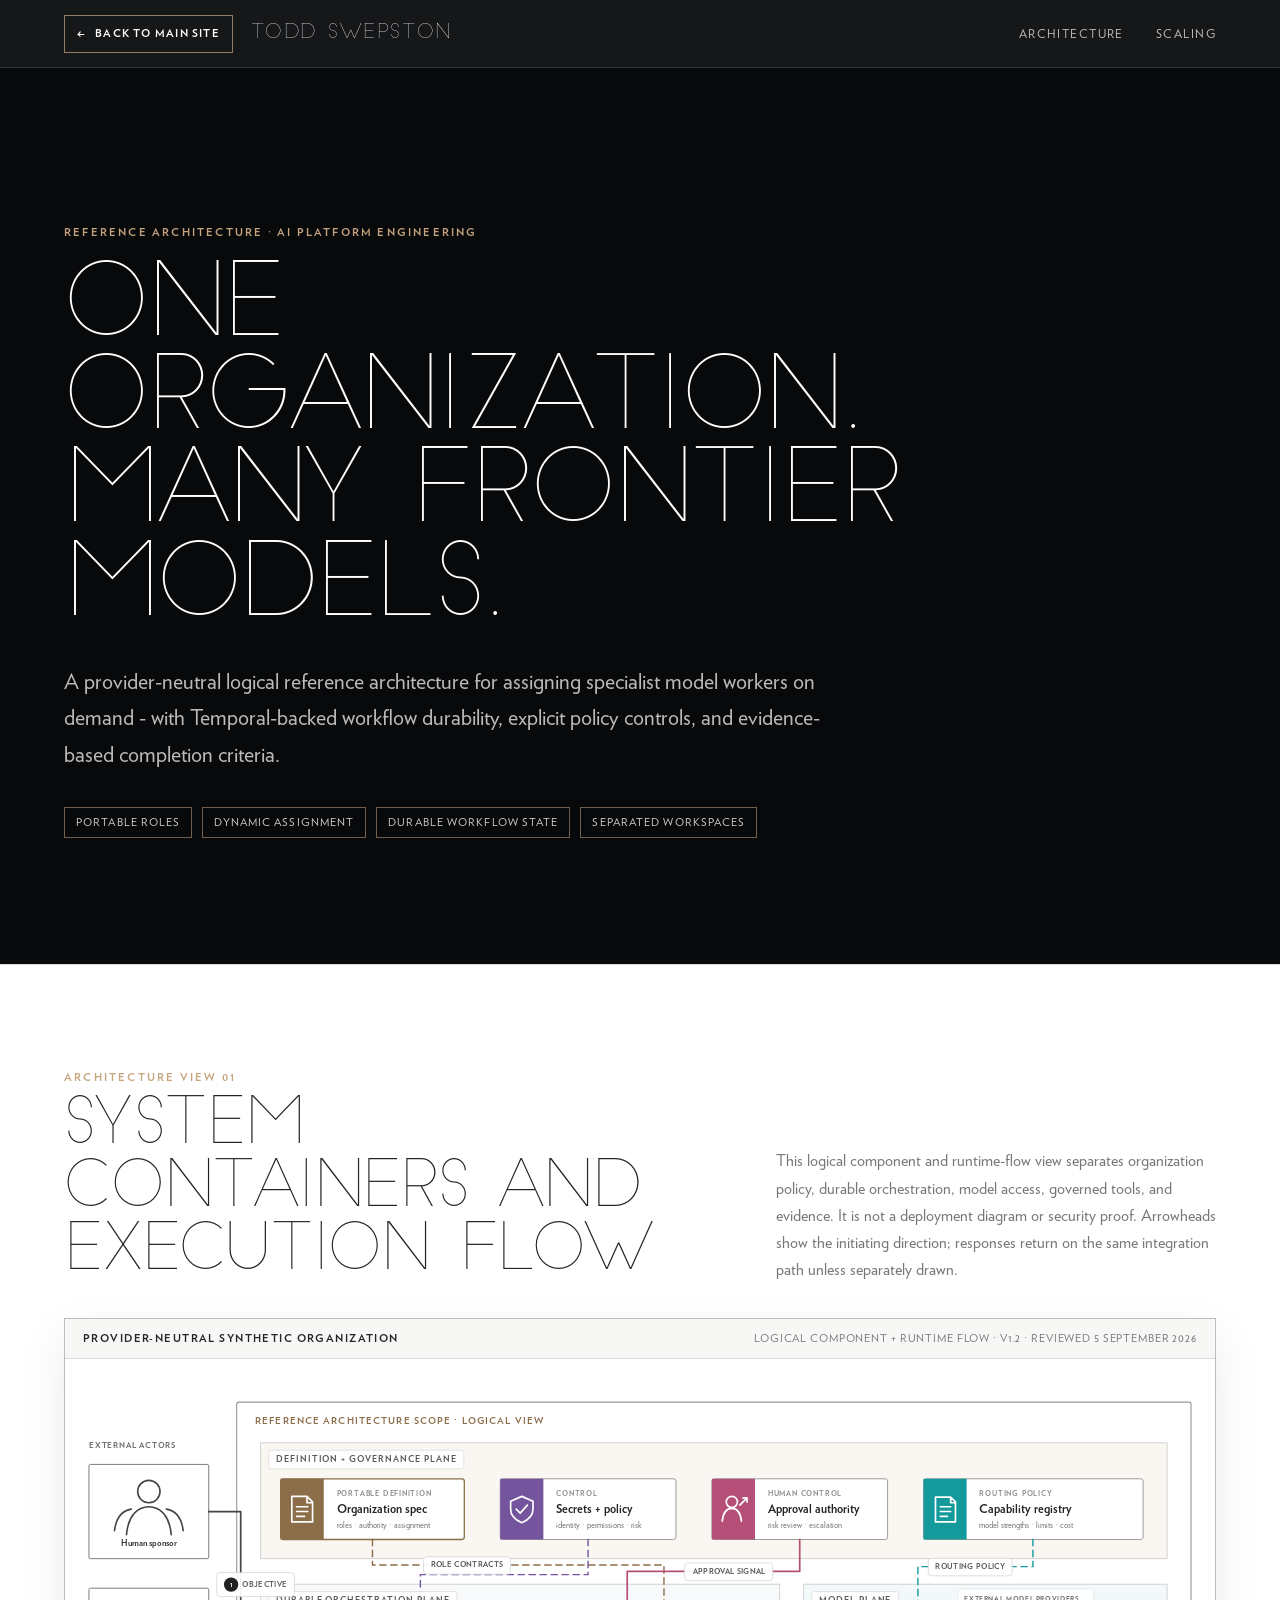
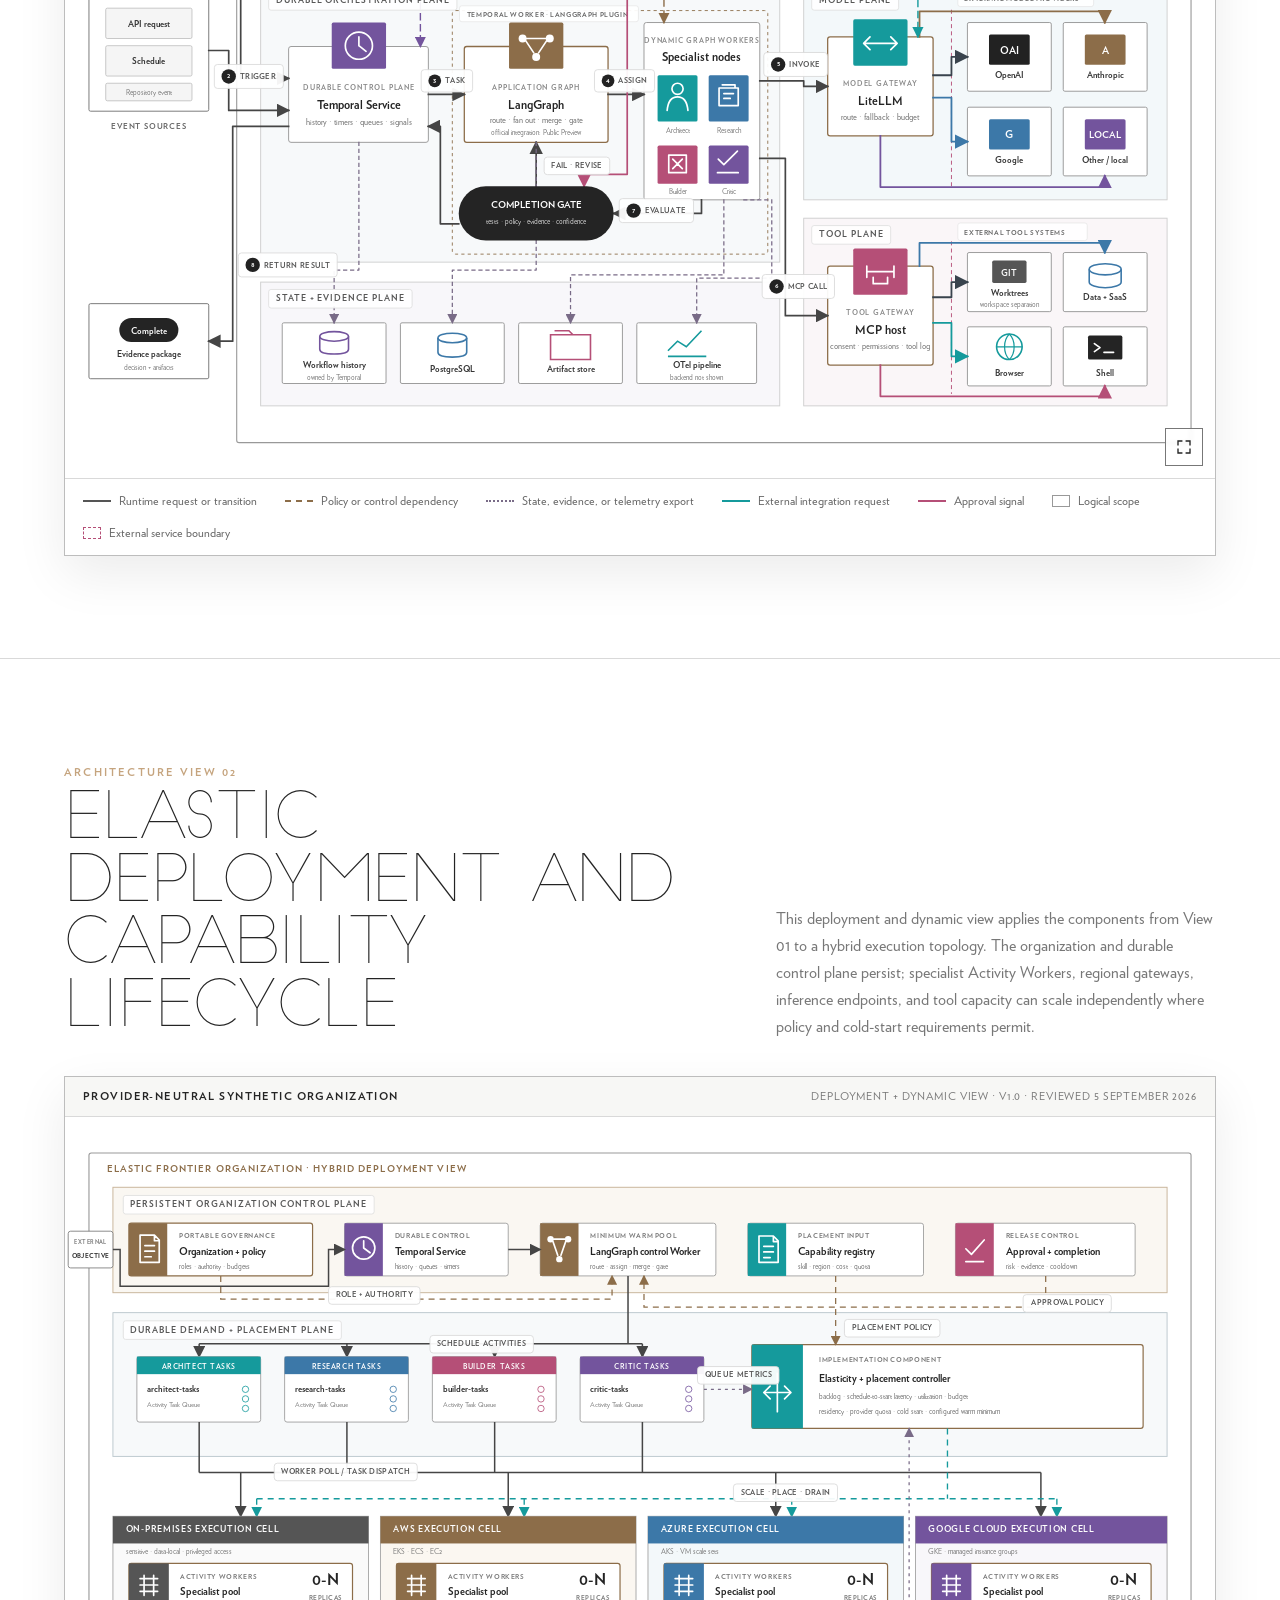
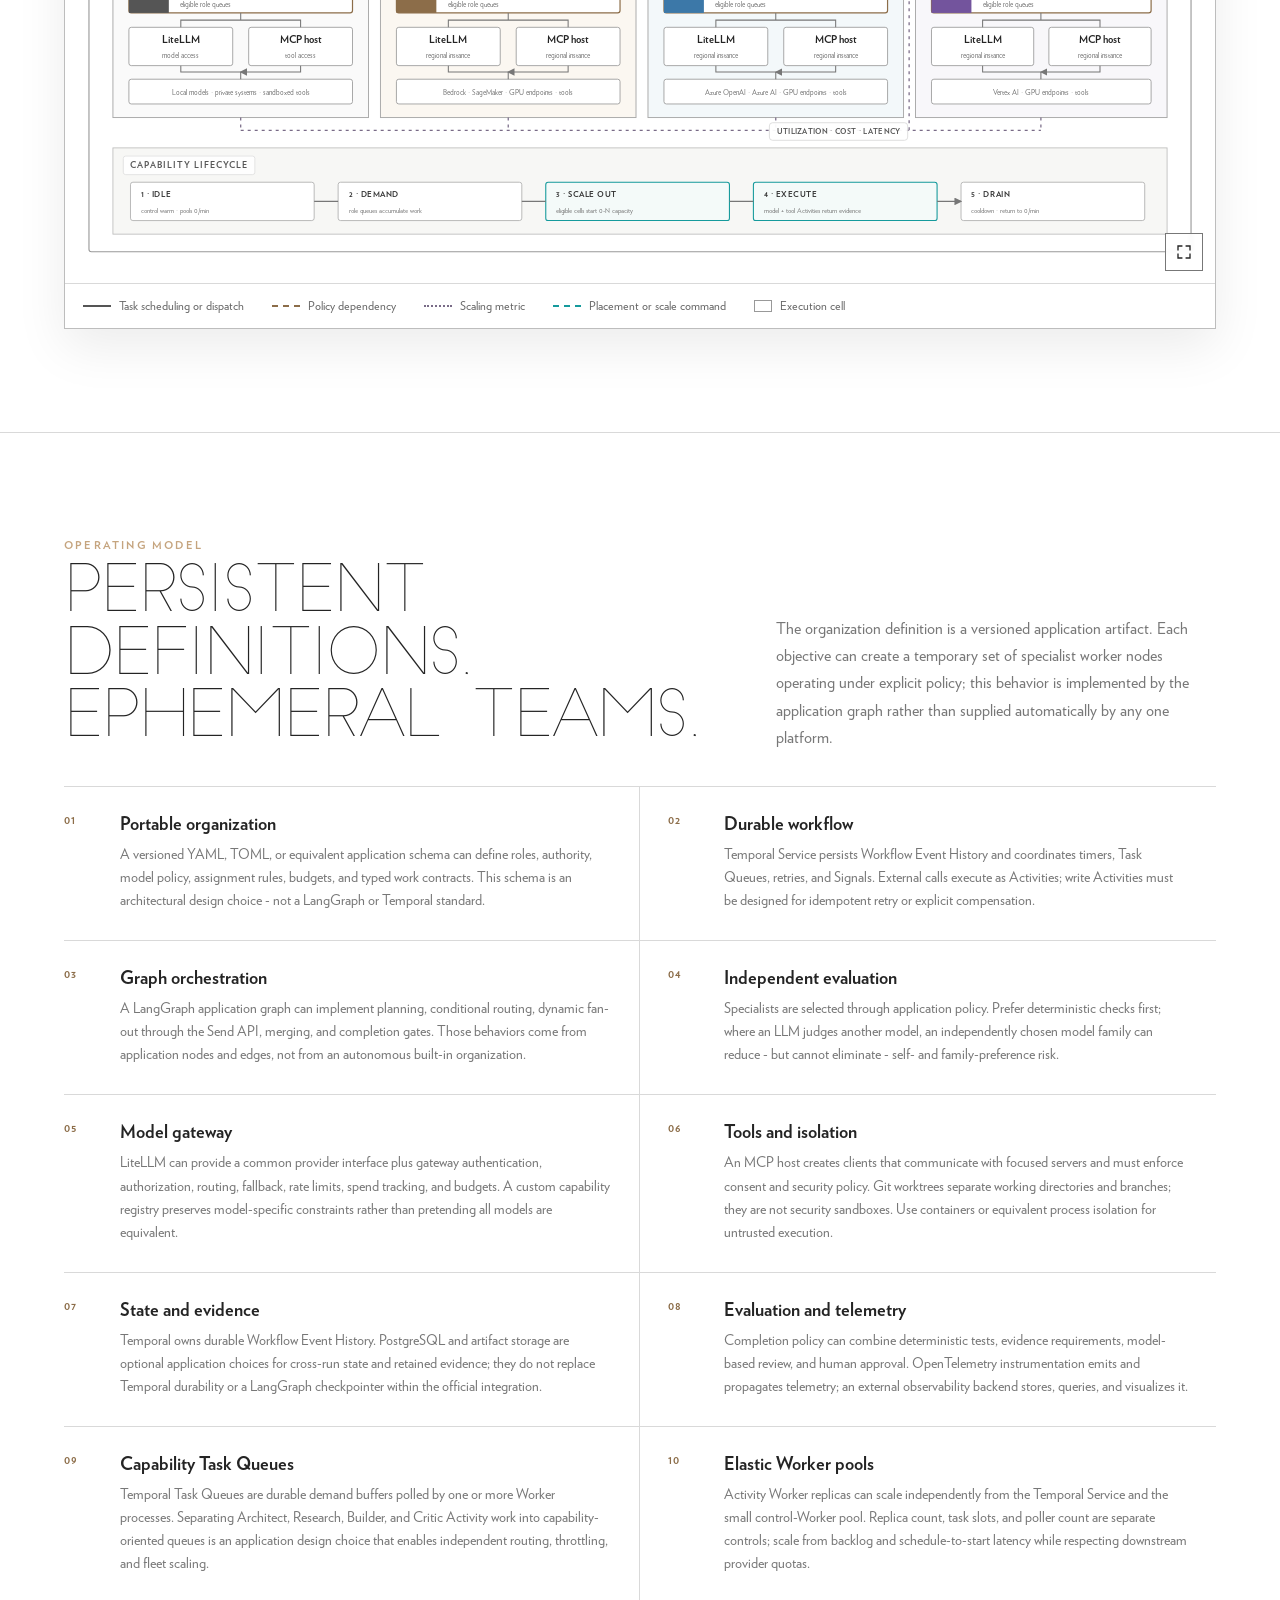
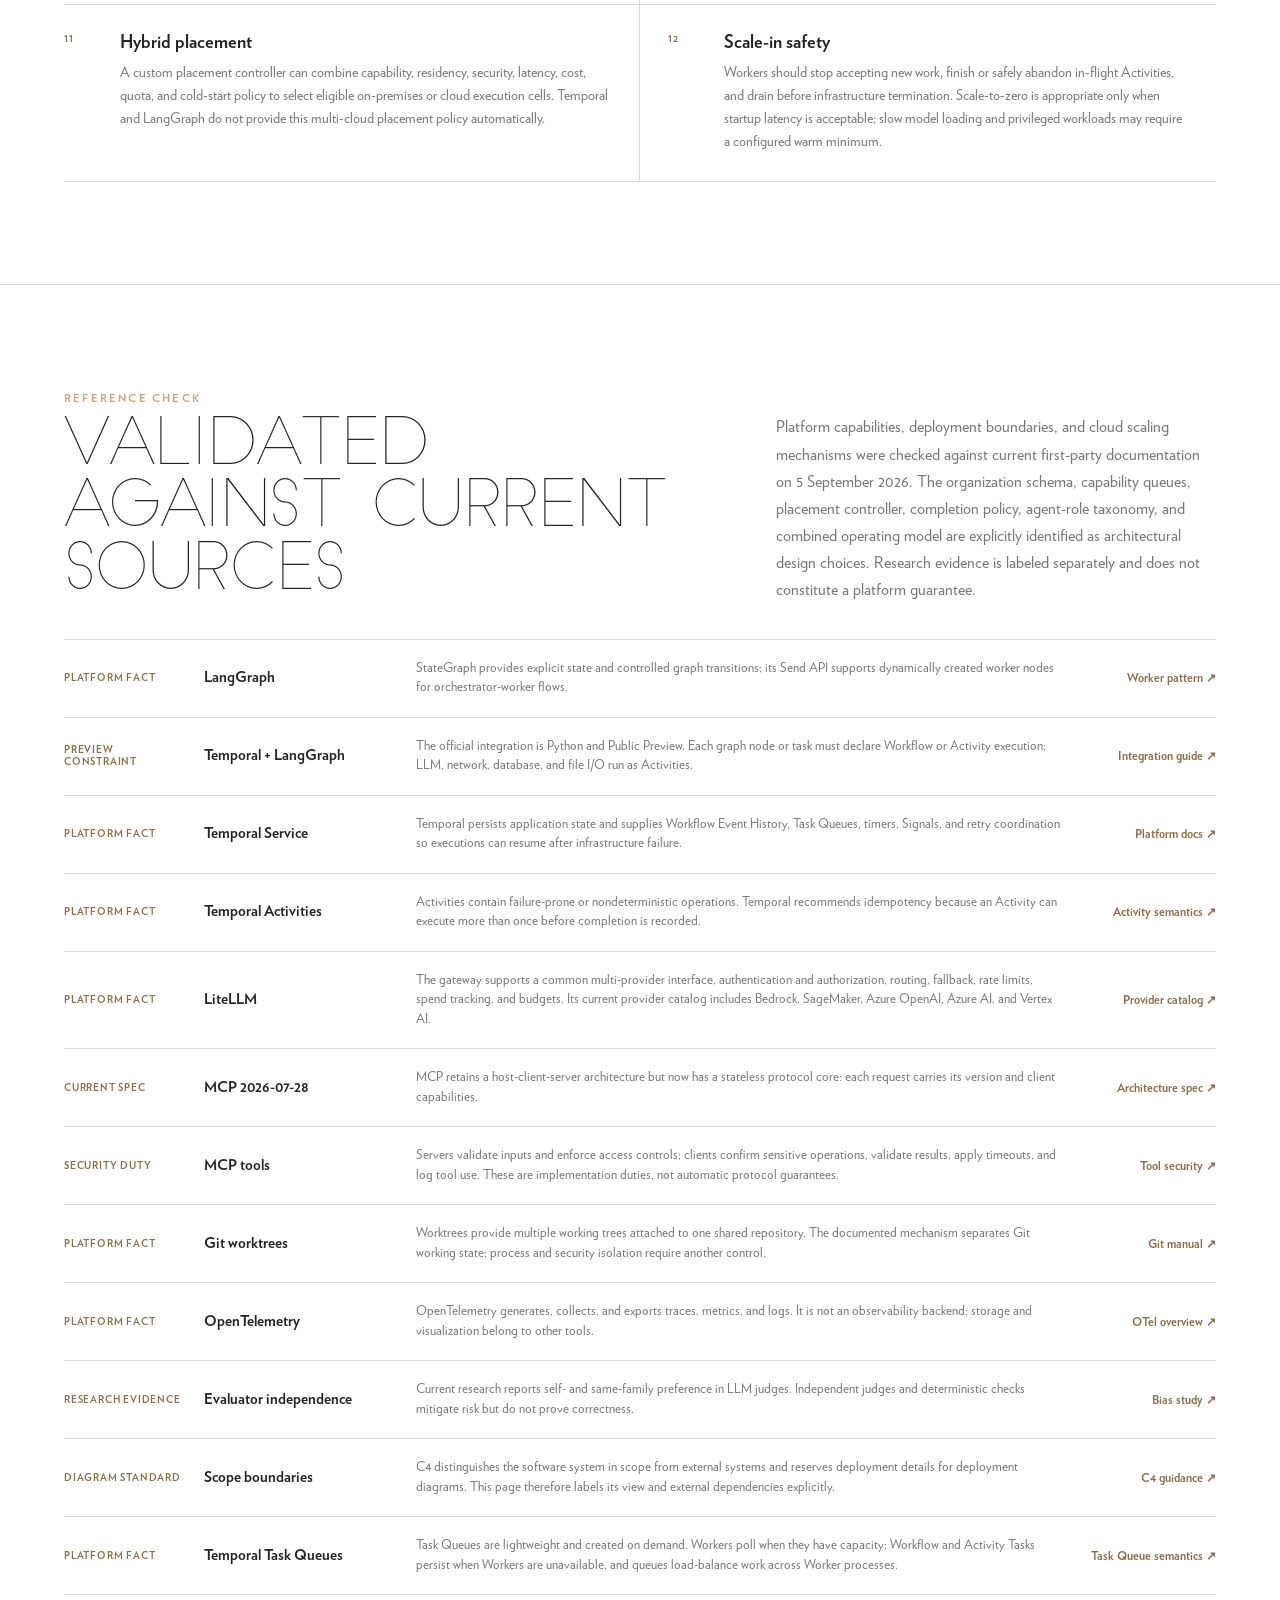
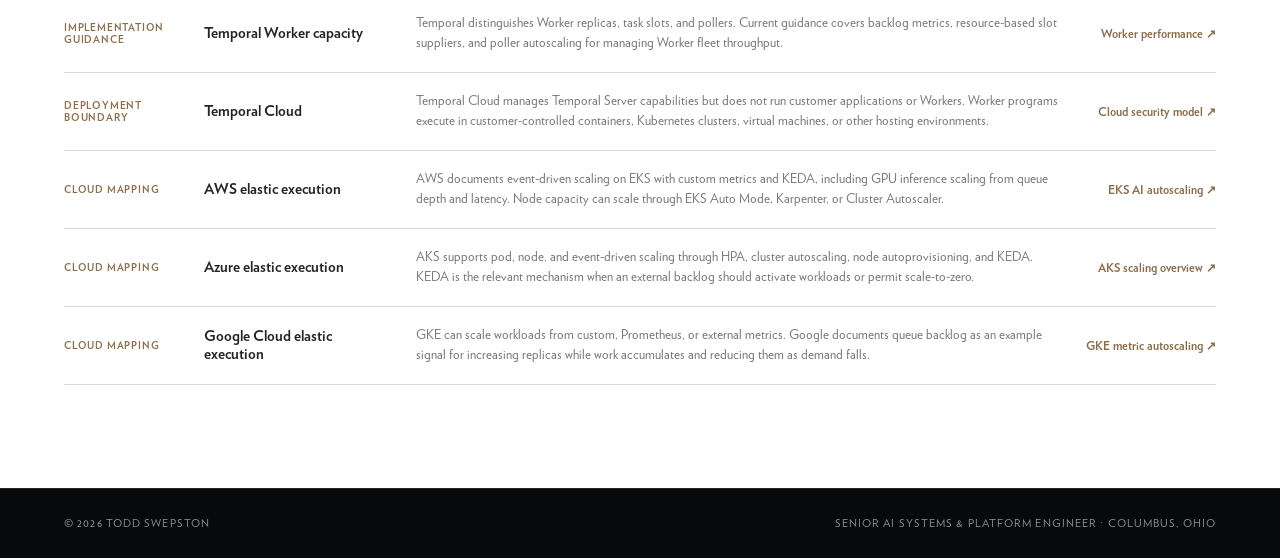
<file: frontier-organization/index.html>
<!doctype html>
<html lang="en">
<head>
  <meta charset="utf-8">
  <meta name="viewport" content="width=device-width, initial-scale=1">
  <meta name="description" content="A current, source-validated logical reference architecture for a provider-neutral organization of frontier AI models.">
  <link rel="canonical" href="https://toddswepston.com/frontier-organization/">
  <link rel="icon" type="image/svg+xml" href="../assets/img/favicon.svg">
  <meta property="og:type" content="article">
  <meta property="og:title" content="Frontier Organization Architecture - Todd Swepston">
  <meta property="og:description" content="A source-validated logical architecture for coordinating specialist agents across frontier model providers.">
  <title>Todd Swepston - Frontier Organization Architecture</title>
  <style>
    @font-face { font-family: "Slim Joe"; src: url("../assets/fonts/Slim-Joe/Slim-Joe.woff") format("woff"); font-display: swap; }
    @font-face { font-family: "Verlag"; src: url("../assets/fonts/Verlag-Book/Verlag-Book.woff") format("woff"); font-weight: 400; font-display: swap; }
    @font-face { font-family: "Verlag"; src: url("../assets/fonts/Verlag-Book/Verlag-Bold.woff") format("woff"); font-weight: 700; font-display: swap; }
    :root {
      --ink: #242424; --muted: #777; --line: #d9d9d9; --soft: #f7f7f5;
      --paper: #fff; --night: #08090b; --gold: #c5a47e; --gold-dark: #8c6d49;
      --teal: #159a9c; --blue: #3c78a8; --plum: #73549d; --rose: #b54f77;
    }
    * { box-sizing: border-box; }
    html { scroll-behavior: smooth; }
    body { margin: 0; color: var(--ink); background: var(--paper); font-family: "Verlag", "Helvetica Neue", Arial, sans-serif; }
    a { color: inherit; }
    .site-nav {
      position: sticky; top: 0; z-index: 20; display: flex; align-items: center; justify-content: space-between;
      min-height: 68px; padding: 0 clamp(20px, 5vw, 72px); background: rgba(8, 9, 11, .94);
      color: #fff; border-bottom: 1px solid rgba(255,255,255,.12); backdrop-filter: blur(14px);
    }
    .nav-home { display: flex; align-items: center; gap: 18px; }
    .back-link {
      display: inline-flex; align-items: center; gap: 9px; min-height: 38px; padding: 8px 12px;
      border: 1px solid rgba(197,164,126,.72); color: #fff; font-size: 11px; font-weight: 700;
      letter-spacing: .11em; text-decoration: none; text-transform: uppercase;
      transition: background .2s ease, border-color .2s ease, color .2s ease;
    }
    .back-link:hover, .back-link:focus { border-color: var(--gold); background: var(--gold); color: var(--night); }
    .back-link:focus-visible, .back-to-top:focus-visible { outline: 2px solid #fff; outline-offset: 3px; }
    .brand { display: inline-flex; align-items: center; min-height: 38px; white-space: nowrap; font-family: "Slim Joe", "Helvetica Neue", sans-serif; font-size: 19px; line-height: 1; letter-spacing: .08em; text-decoration: none; text-transform: uppercase; }
    .site-nav nav { display: flex; gap: clamp(16px, 2.5vw, 34px); }
    .site-nav nav a { color: rgba(255,255,255,.72); font-size: 12px; letter-spacing: .12em; text-decoration: none; text-transform: uppercase; }
    .site-nav nav a:hover { color: var(--gold); }
    .hero { color: #fff; background: var(--night); padding: clamp(82px, 12vw, 154px) max(5vw, 24px) clamp(72px, 10vw, 126px); }
    .hero-inner, .content { width: min(1240px, 100%); margin: 0 auto; }
    .eyebrow, .section-label { color: var(--gold); font-size: 11px; font-weight: 700; letter-spacing: .2em; text-transform: uppercase; }
    h1 { max-width: 1000px; margin: 22px 0 28px; font-family: "Slim Joe", "Helvetica Neue", sans-serif; font-size: clamp(32px, 7.6vw, 104px); font-weight: 400; letter-spacing: -.025em; overflow-wrap: break-word; line-height: .96; text-transform: uppercase; }
    .hero p { max-width: 760px; margin: 0; color: rgba(255,255,255,.72); font-size: clamp(17px, 1.8vw, 22px); line-height: 1.65; }
    .hero-meta { display: flex; flex-wrap: wrap; gap: 10px; margin-top: 34px; }
    .hero-meta span { padding: 8px 11px; border: 1px solid rgba(197,164,126,.55); color: rgba(255,255,255,.82); font-size: 11px; letter-spacing: .1em; text-transform: uppercase; }
    section { padding: clamp(68px, 8vw, 108px) max(5vw, 24px); }
    section + section { border-top: 1px solid var(--line); }
    .section-head { display: grid; grid-template-columns: minmax(0, 1fr) minmax(280px, 440px); gap: 40px; align-items: end; margin-bottom: 34px; }
    h2 { margin: 10px 0 0; font-family: "Slim Joe", "Helvetica Neue", sans-serif; font-size: clamp(28px, 4.8vw, 62px); font-weight: 400; letter-spacing: -.02em; line-height: 1.02; text-transform: uppercase; }
    .section-head > p { margin: 0; color: var(--muted); font-size: 16px; line-height: 1.7; }
    .diagram-frame { margin: 0; border: 1px solid #bdbdbd; background: #fff; box-shadow: 0 18px 48px rgba(0,0,0,.08); }
    .diagram-toolbar { display: flex; flex-wrap: wrap; align-items: center; justify-content: space-between; gap: 16px; padding: 13px 18px; border-bottom: 1px solid var(--line); background: var(--soft); }
    .diagram-id { font-size: 11px; font-weight: 700; letter-spacing: .13em; text-transform: uppercase; }
    .diagram-meta { color: var(--muted); font-size: 11px; letter-spacing: .08em; text-transform: uppercase; }
    kbd {
      display: inline-block; min-width: 22px; padding: 1px 5px; border: 1px solid #c7c7c7;
      background: var(--soft); color: #444; font: 700 10px/1.5 "Verlag", "Helvetica Neue", Arial, sans-serif; text-align: center;
    }
    .diagram-scroll { overflow-x: auto; overflow-y: hidden; -webkit-overflow-scrolling: touch; }
    .diagram-canvas { position: relative; min-width: 1120px; }
    .diagram-scroll svg { display: block; width: 100%; height: auto; }
    .diagram-scroll svg.diagram { cursor: zoom-in; }
    .diagram-placeholder { width: 100%; background: var(--soft); }
    .diagram-actions { position: absolute; right: 12px; bottom: 12px; z-index: 5; pointer-events: none; }
    .diagram-actions .diagram-expand { background: rgba(255,255,255,.82); backdrop-filter: blur(2px); pointer-events: auto; }
    .icon-button {
      position: relative; display: inline-flex; align-items: center; justify-content: center; width: 38px; height: 38px; padding: 0;
      border: 1px solid #777; background: #fff; color: var(--ink); cursor: pointer; font: inherit;
      transition: border-color .2s ease, background .2s ease, color .2s ease;
    }
    .icon-button:hover, .icon-button:focus { border-color: var(--gold-dark); background: var(--night); color: #fff; }
    .icon-button:focus-visible { outline: 2px solid var(--gold-dark); outline-offset: 3px; }
    .icon-button svg { width: 18px; height: 18px; fill: none; stroke: currentColor; stroke-width: 1.8; stroke-linecap: square; stroke-linejoin: miter; }
    .icon-button[data-tooltip]::after {
      position: absolute; right: 0; bottom: calc(100% + 8px); z-index: 4; padding: 6px 8px;
      background: var(--night); color: #fff; content: attr(data-tooltip); font-size: 10px; font-weight: 700;
      letter-spacing: .08em; text-transform: uppercase; white-space: nowrap; opacity: 0; pointer-events: none;
      transform: translateY(4px); transition: opacity .16s ease, transform .16s ease;
    }
    .icon-button[data-tooltip]:hover::after, .icon-button[data-tooltip]:focus-visible::after { opacity: 1; transform: translateY(0); }
    .legend { display: flex; flex-wrap: wrap; gap: 18px 28px; padding: 15px 18px; border-top: 1px solid var(--line); color: #666; font-size: 12px; }
    .legend span { display: inline-flex; align-items: center; gap: 8px; }
    .legend i { display: inline-block; width: 28px; border-top: 2px solid #555; }
    .legend .dashed { border-top-style: dashed; border-color: var(--gold-dark); }
    .legend .boundary { width: 18px; height: 12px; border: 1.5px solid #999; }
    .legend .external-boundary { width: 18px; height: 12px; border: 1.5px dashed #b54f77; }
    .diagram text { font-family: "Verlag", "Helvetica Neue", Arial, sans-serif; }
    .diagram .scope-boundary { fill: #fff; stroke: #999; stroke-width: 1.4; }
    .diagram .zone { stroke: #cecece; stroke-width: 1.15; }
    .diagram .zone.control { fill: #faf7f2; }
    .diagram .zone.runtime { fill: #f7f9fa; }
    .diagram .zone.model { fill: #f3f8fa; }
    .diagram .zone.tool { fill: #faf6f8; }
    .diagram .zone.evidence { fill: #f8f7fa; }
    .diagram .boundary-label { fill: var(--gold-dark); font-size: 12px; font-weight: 700; letter-spacing: 1.4px; }
    .diagram .worker-boundary { fill: none; stroke: #8c6d49; stroke-width: 1.1; stroke-dasharray: 4 4; }
    .diagram .worker-label-bg, .diagram .external-label-bg { fill: #fff; fill-opacity: .94; stroke: #dedede; stroke-width: .7; }
    .diagram .worker-label, .diagram .external-boundary-label { fill: #666; font-size: 8.5px; font-weight: 700; letter-spacing: .8px; }
    .diagram .external-divider { fill: none; stroke: #b54f77; stroke-width: 1.15; stroke-dasharray: 5 4; }
    .diagram .zone-label { fill: #555; font-size: 11px; font-weight: 700; letter-spacing: 1.2px; }
    .diagram .zone-label-bg { fill: #fff; fill-opacity: .92; stroke: #dedede; stroke-width: .8; vector-effect: non-scaling-stroke; }
    .diagram .node-card { fill: #fff; stroke: #999; stroke-width: 1.2; }
    .diagram .node-card.primary { stroke: var(--gold-dark); stroke-width: 1.6; }
    .diagram .icon-tile { stroke: none; }
    .diagram .icon-line { fill: none; stroke: #fff; stroke-width: 2.1; stroke-linecap: round; stroke-linejoin: round; }
    .diagram .node-type { fill: #888; font-size: 9px; font-weight: 700; letter-spacing: 1px; }
    .diagram .node-name { fill: #242424; font-size: 15px; font-weight: 700; }
    .diagram .node-detail { fill: #6f6f6f; font-size: 10.5px; }
    .diagram .mini-name { fill: #333; font-size: 11px; font-weight: 700; text-anchor: middle; }
    .diagram .mini-detail { fill: #777; font-size: 9px; text-anchor: middle; }
    .diagram .flow, .diagram .policy, .diagram .telemetry, .diagram .endpoint-flow, .diagram .revision-flow, .diagram .review-flow {
      fill: none; stroke-linecap: square; stroke-linejoin: round; vector-effect: non-scaling-stroke;
    }
    .diagram .flow { stroke: #454545; stroke-width: 1.7; marker-end: url(#arrow); }
    .diagram .policy { stroke: var(--gold-dark); stroke-width: 1.4; stroke-dasharray: 6 5; marker-end: url(#arrow-gold); }
    .diagram .policy.policy-plum { stroke: #73549d; marker-end: url(#arrow-end-plum); }
    .diagram .policy.policy-rose { stroke: #b54f77; marker-end: url(#arrow-rose); }
    .diagram .policy.policy-teal { stroke: #159a9c; marker-end: url(#arrow-teal); }
    .diagram .telemetry { stroke: #796b87; stroke-width: 1.25; stroke-dasharray: 3 4; marker-end: url(#arrow-plum); }
    .diagram .endpoint-flow { stroke-width: 1.8; }
    .diagram .endpoint-dark { stroke: #39434d; marker-end: url(#arrow-dark); }
    .diagram .endpoint-gold { stroke: #8c6d49; marker-end: url(#arrow-gold-solid); }
    .diagram .endpoint-blue { stroke: #3c78a8; marker-end: url(#arrow-blue); }
    .diagram .endpoint-plum { stroke: #73549d; marker-end: url(#arrow-end-plum); }
    .diagram .endpoint-teal { stroke: #159a9c; marker-end: url(#arrow-teal); }
    .diagram .endpoint-rose { stroke: #b54f77; marker-end: url(#arrow-rose); }
    .diagram .revision-flow { stroke: #454545; stroke-width: 1.7; marker-end: url(#arrow); }
    .diagram .review-flow { stroke: #b54f77; stroke-width: 1.7; marker-end: url(#arrow-rose); }
    .diagram .edge-label { pointer-events: none; }
    .diagram .label-bg { fill: #fff; fill-opacity: .94; stroke: #d7d7d7; stroke-width: .8; vector-effect: non-scaling-stroke; }
    .diagram .edge-text { fill: #555; font-size: 9.5px; font-weight: 700; letter-spacing: .4px; }
    .diagram .step { fill: #222; }
    .diagram .step-text { fill: #fff; font-size: 9px; font-weight: 700; text-anchor: middle; dominant-baseline: middle; }
    .diagram .external-card { fill: #fff; stroke: #777; stroke-width: 1.2; }
    .diagram .external-label { fill: #666; font-size: 10px; font-weight: 700; letter-spacing: 1px; }
    .diagram .gate { fill: #242424; }
    .diagram .gate-title { fill: #fff; font-size: 12px; font-weight: 700; text-anchor: middle; }
    .diagram .gate-detail { fill: #d8d8d8; font-size: 9px; text-anchor: middle; }
    .elastic-diagram .persistent-zone { fill: #faf7f2; stroke: #c8b49a; stroke-width: 1.2; }
    .elastic-diagram .demand-zone { fill: #f7f9fa; stroke: #bcc8ce; stroke-width: 1.2; }
    .elastic-diagram .cloud-cell { fill: #fff; stroke: #a9a9a9; stroke-width: 1.2; }
    .elastic-diagram .cloud-cell.onprem { fill: #fafafa; }
    .elastic-diagram .cloud-cell.aws { fill: #fbf7f1; }
    .elastic-diagram .cloud-cell.azure { fill: #f3f8fa; }
    .elastic-diagram .cloud-cell.gcp { fill: #f8f7fa; }
    .elastic-diagram .cloud-band { stroke: none; }
    .elastic-diagram .cloud-title { fill: #333; font-size: 11px; font-weight: 700; letter-spacing: .9px; }
    .elastic-diagram .cloud-band-title { fill: #fff; font-size: 11px; font-weight: 700; letter-spacing: .9px; }
    .elastic-diagram .cloud-subtitle { fill: #777; font-size: 9px; }
    .elastic-diagram .control-card, .elastic-diagram .pool-card, .elastic-diagram .gateway-card, .elastic-diagram .endpoint-card { fill: #fff; stroke: #999; stroke-width: 1.05; }
    .elastic-diagram .control-card.primary, .elastic-diagram .pool-card.primary { stroke: var(--gold-dark); stroke-width: 1.5; }
    .elastic-diagram .queue-card { fill: #fff; stroke: #999; stroke-width: 1.05; }
    .elastic-diagram .queue-role { fill: #fff; font-size: 9px; font-weight: 700; letter-spacing: .65px; }
    .elastic-diagram .queue-name { fill: #2f2f2f; font-size: 11px; font-weight: 700; }
    .elastic-diagram .queue-detail { fill: #777; font-size: 8.5px; }
    .elastic-diagram .elastic-title { fill: #242424; font-size: 13px; font-weight: 700; }
    .elastic-diagram .elastic-type { fill: #777; font-size: 8.5px; font-weight: 700; letter-spacing: .8px; }
    .elastic-diagram .elastic-detail { fill: #6f6f6f; font-size: 9px; }
    .elastic-diagram .count { fill: #242424; font-size: 20px; font-weight: 700; }
    .elastic-diagram .count-caption { fill: #777; font-size: 8px; font-weight: 700; letter-spacing: .6px; }
    .elastic-diagram .runtime-bus { fill: none; stroke: #454545; stroke-width: 1.6; marker-end: url(#elastic-arrow); vector-effect: non-scaling-stroke; }
    .elastic-diagram .runtime-line { fill: none; stroke: #454545; stroke-width: 1.5; marker-end: url(#elastic-arrow); vector-effect: non-scaling-stroke; }
    .elastic-diagram .runtime-trunk { fill: none; stroke: #454545; stroke-width: 1.5; vector-effect: non-scaling-stroke; }
    .elastic-diagram .placement-line { fill: none; stroke: #159a9c; stroke-width: 1.35; stroke-dasharray: 6 5; marker-end: url(#elastic-arrow-teal); vector-effect: non-scaling-stroke; }
    .elastic-diagram .placement-trunk { fill: none; stroke: #159a9c; stroke-width: 1.35; stroke-dasharray: 6 5; vector-effect: non-scaling-stroke; }
    .elastic-diagram .metric-line { fill: none; stroke: #796b87; stroke-width: 1.25; stroke-dasharray: 3 4; marker-end: url(#elastic-arrow-plum); vector-effect: non-scaling-stroke; }
    .elastic-diagram .metric-trunk { fill: none; stroke: #796b87; stroke-width: 1.25; stroke-dasharray: 3 4; vector-effect: non-scaling-stroke; }
    .elastic-diagram .policy-line { fill: none; stroke: #8c6d49; stroke-width: 1.25; stroke-dasharray: 6 5; marker-end: url(#elastic-arrow-gold); vector-effect: non-scaling-stroke; }
    .elastic-diagram .internal-line { fill: none; stroke: #777; stroke-width: 1.05; marker-end: url(#elastic-arrow-small); vector-effect: non-scaling-stroke; }
    .elastic-diagram .lifecycle-band { fill: #f7f7f5; stroke: #bbb; stroke-width: 1.05; }
    .elastic-diagram .phase { fill: #fff; stroke: #aaa; stroke-width: 1; }
    .elastic-diagram .phase.active { fill: #f4faf9; stroke: #159a9c; stroke-width: 1.35; }
    .elastic-diagram .phase-title { fill: #333; font-size: 10px; font-weight: 700; letter-spacing: .65px; }
    .elastic-diagram .phase-detail { fill: #777; font-size: 8.5px; }
    .elastic-diagram .phase-arrow { fill: none; stroke: #777; stroke-width: 1.1; marker-end: url(#elastic-arrow-small); vector-effect: non-scaling-stroke; }
    .elastic-diagram .source-card { fill: #fff; stroke: #777; stroke-width: 1.05; }
    .elastic-diagram .source-type { fill: #777; font-size: 7px; font-weight: 700; letter-spacing: .55px; text-anchor: middle; }
    .elastic-diagram .source-title { fill: #242424; font-size: 8px; font-weight: 700; letter-spacing: .35px; text-anchor: middle; }
    .elastic-diagram .elastic-label-bg { fill: #fff; fill-opacity: .95; stroke: #d7d7d7; stroke-width: .75; }
    .elastic-diagram .elastic-label { fill: #555; font-size: 9px; font-weight: 700; letter-spacing: .45px; }
    .details-grid { display: grid; grid-template-columns: repeat(2, 1fr); border-top: 1px solid var(--line); }
    .detail { display: grid; grid-template-columns: 44px 1fr; gap: 12px; padding: 27px 28px 27px 0; border-bottom: 1px solid var(--line); }
    .detail:nth-child(odd) { border-right: 1px solid var(--line); }
    .detail:nth-child(even) { padding-left: 28px; }
    .detail > span { color: var(--gold-dark); font-size: 11px; font-weight: 700; letter-spacing: .08em; }
    .detail h3 { margin: 0 0 8px; font-size: 18px; }
    .detail p { margin: 0; color: var(--muted); font-size: 14px; line-height: 1.65; }
    .references { border-top: 1px solid var(--line); }
    .reference { display: grid; grid-template-columns: 118px 190px 1fr 130px; gap: 22px; align-items: center; padding: 19px 0; border-bottom: 1px solid var(--line); }
    .reference > * { margin: 0; }
    .reference .status { color: var(--gold-dark); font-size: 10px; font-weight: 700; letter-spacing: .08em; text-transform: uppercase; }
    .reference h3 { font-size: 15px; }
    .reference p { color: var(--muted); font-size: 13px; line-height: 1.5; }
    .reference a { color: var(--gold-dark); font-size: 12px; font-weight: 700; text-align: right; text-decoration: none; }
    .reference a:hover { text-decoration: underline; }
    .back-to-top {
      position: fixed; right: clamp(16px, 2.5vw, 34px); bottom: clamp(16px, 2.5vw, 30px); z-index: 30;
      display: inline-flex; align-items: center; gap: 9px; min-height: 44px; padding: 11px 15px;
      border: 1px solid var(--gold); background: rgba(8,9,11,.94); color: #fff;
      box-shadow: 0 8px 26px rgba(0,0,0,.22); font-size: 11px; font-weight: 700;
      letter-spacing: .1em; text-decoration: none; text-transform: uppercase;
      transition: background .2s ease, color .2s ease, transform .2s ease, opacity .2s ease;
    }
    .back-to-top-ready .back-to-top { opacity: 0; visibility: hidden; pointer-events: none; transform: translateY(8px); }
    .back-to-top-ready .back-to-top.is-visible { opacity: 1; visibility: visible; pointer-events: auto; transform: translateY(0); }
    .back-to-top:hover, .back-to-top:focus { background: var(--gold); color: var(--night); transform: translateY(-2px); }
    body.diagram-viewer-open { overflow: hidden; }
    .diagram-viewer {
      position: fixed; inset: 0; z-index: 1000; display: block; padding: 0; background: #fff;
    }
    .diagram-viewer[hidden] { display: none; }
    .viewer-shell { position: relative; width: 100%; height: 100dvh; overflow: hidden; background: #fff; }
    .viewer-stage { position: absolute; inset: 0; overflow: hidden; background: #fff; cursor: grab; touch-action: none; user-select: none; }
    .viewer-stage.is-dragging { cursor: grabbing; }
    .viewer-stage:focus-visible { outline: 3px solid var(--gold); outline-offset: -3px; }
    .viewer-world { position: absolute; inset: 0; }
    .viewer-world svg.diagram {
      display: block; width: 100%; height: 100%; min-width: 0; max-width: none;
      shape-rendering: geometricPrecision; text-rendering: geometricPrecision;
    }
    .viewer-help {
      position: absolute; top: 16px; left: 16px; z-index: 2; display: flex; flex-wrap: wrap; align-items: center;
      max-width: calc(100% - 96px); gap: 6px 14px; padding: 8px 10px; border: 1px solid var(--line);
      background: rgba(255,255,255,.94); color: #555; font-size: 11px; line-height: 1.55; pointer-events: none;
    }
    .viewer-help strong { color: var(--ink); font-size: 10px; letter-spacing: .1em; text-transform: uppercase; }
    .viewer-help span { white-space: nowrap; }
    .viewer-close { position: absolute; top: 16px; right: 16px; z-index: 3; }
    .sr-only { position: absolute; width: 1px; height: 1px; padding: 0; margin: -1px; overflow: hidden; clip: rect(0,0,0,0); white-space: nowrap; border: 0; }
    footer { display: flex; justify-content: space-between; gap: 20px; padding: 28px max(5vw,24px); border-top: 1px solid #252525; color: rgba(255,255,255,.55); background: var(--night); font-size: 11px; letter-spacing: .1em; text-transform: uppercase; }
    @media (max-width: 800px) {
      .site-nav nav a:nth-child(n + 2) { display: none; }
      .section-head { grid-template-columns: 1fr; gap: 15px; }
      .details-grid { grid-template-columns: 1fr; }
      .detail, .detail:nth-child(even) { padding: 22px 0; border-right: 0; }
      .reference { grid-template-columns: 105px 155px 1fr; }
      .reference a { grid-column: 3; text-align: left; }
    }
    @media (max-width: 1400px) {
      .site-nav nav a:nth-child(n + 3) { display: none; }
    }
    @media (max-width: 600px) {
      .site-nav { min-height: 60px; }
      .site-nav nav a:not(:first-child) { display: none; }
      .nav-home { gap: 0; }
      .nav-home .brand { display: none; }
      .back-link { min-height: 36px; padding: 7px 10px; font-size: 10px; }
      .hero { padding-top: 70px; }
      .diagram-toolbar { align-items: flex-start; }
      .reference { grid-template-columns: 1fr; gap: 7px; }
      .reference a { grid-column: 1; }
      .back-to-top { right: 14px; bottom: 14px; padding: 10px 12px; }
      .viewer-help { top: 10px; left: 10px; max-width: calc(100% - 72px); gap: 5px 10px; padding: 7px 8px; }
      .viewer-help span { white-space: normal; }
      .viewer-close { top: 10px; right: 10px; }
      footer { flex-direction: column; }
    }
    @media (pointer: coarse) {
      .icon-button { width: 44px; height: 44px; }
    }
    @media (prefers-reduced-motion: reduce) { html { scroll-behavior: auto; } }
  </style>
</head>
<body id="top">
  <header class="site-nav">
    <div class="nav-home">
      <a class="back-link" href="../"><span aria-hidden="true">←</span> Back to main site</a>
      <a class="brand" href="../">Todd Swepston</a>
    </div>
    <nav aria-label="Page navigation"><a href="#architecture">Architecture</a><a href="#elastic-deployment">Scaling</a><a href="#operating-model">Operating model</a><a href="#validation">Validation</a></nav>
  </header>

  <main>
    <section class="hero">
      <div class="hero-inner">
        <span class="eyebrow">Reference architecture · AI platform engineering</span>
        <h1>One organization.<br>Many frontier models.</h1>
        <p>A provider-neutral logical reference architecture for assigning specialist model workers on demand - with Temporal-backed workflow durability, explicit policy controls, and evidence-based completion criteria.</p>
        <div class="hero-meta"><span>Portable roles</span><span>Dynamic assignment</span><span>Durable workflow state</span><span>Separated workspaces</span></div>
      </div>
    </section>

    <section id="architecture">
      <div class="content">
        <div class="section-head">
          <div><span class="section-label">Architecture view 01</span><h2>System containers and execution flow</h2></div>
          <p>This logical component and runtime-flow view separates organization policy, durable orchestration, model access, governed tools, and evidence. It is not a deployment diagram or security proof. Arrowheads show the initiating direction; responses return on the same integration path unless separately drawn.</p>
        </div>

        <figure id="architecture-diagram" class="diagram-frame">
          <figcaption class="diagram-toolbar">
            <span class="diagram-id">Provider-neutral synthetic organization</span>
            <span class="diagram-meta">Logical component + runtime flow · v1.2 · reviewed 5 September 2026</span>
          </figcaption>
          <div class="diagram-scroll">
            <div class="diagram-canvas">
            <svg class="diagram" viewBox="0 0 1440 900" role="img" aria-labelledby="diagram-title diagram-desc">
              <title id="diagram-title">Provider-neutral frontier model organization reference architecture</title>
              <desc id="diagram-desc">Human objectives and automated events start a Temporal workflow. A LangGraph application graph registered on a Temporal Worker can dynamically assign specialist worker nodes. Model calls pass through LiteLLM and tool calls through an MCP host. Temporal owns workflow history; application state, artifacts, and telemetry use separate stores and pipelines. A custom completion gate can return an evidence package, await an approval signal, or route work back for revision.</desc>
              <defs>
                <marker id="arrow" markerWidth="8" markerHeight="8" refX="7" refY="4" orient="auto"><path d="M0 0L8 4 0 8z" fill="#454545"/></marker>
                <marker id="arrow-gold" markerWidth="8" markerHeight="8" refX="7" refY="4" orient="auto"><path d="M0 0L8 4 0 8z" fill="#8c6d49"/></marker>
                <marker id="arrow-plum" markerWidth="8" markerHeight="8" refX="7" refY="4" orient="auto"><path d="M0 0L8 4 0 8z" fill="#796b87"/></marker>
                <marker id="arrow-dark" markerWidth="8" markerHeight="8" refX="7" refY="4" orient="auto"><path d="M0 0L8 4 0 8z" fill="#39434d"/></marker>
                <marker id="arrow-gold-solid" markerWidth="8" markerHeight="8" refX="7" refY="4" orient="auto"><path d="M0 0L8 4 0 8z" fill="#8c6d49"/></marker>
                <marker id="arrow-blue" markerWidth="8" markerHeight="8" refX="7" refY="4" orient="auto"><path d="M0 0L8 4 0 8z" fill="#3c78a8"/></marker>
                <marker id="arrow-end-plum" markerWidth="8" markerHeight="8" refX="7" refY="4" orient="auto"><path d="M0 0L8 4 0 8z" fill="#73549d"/></marker>
                <marker id="arrow-teal" markerWidth="8" markerHeight="8" refX="7" refY="4" orient="auto"><path d="M0 0L8 4 0 8z" fill="#159a9c"/></marker>
                <marker id="arrow-rose" markerWidth="8" markerHeight="8" refX="7" refY="4" orient="auto"><path d="M0 0L8 4 0 8z" fill="#b54f77"/></marker>
              </defs>

              <rect x="215" y="54" width="1195" height="802" rx="3" class="scope-boundary"/>
              <text x="238" y="82" class="boundary-label">REFERENCE ARCHITECTURE SCOPE · LOGICAL VIEW</text>

              <rect x="245" y="105" width="1135" height="145" class="zone control"/>

              <rect x="245" y="282" width="650" height="348" class="zone runtime"/>

              <rect x="925" y="282" width="455" height="270" class="zone model"/>

              <rect x="925" y="575" width="455" height="235" class="zone tool"/>

              <rect x="245" y="655" width="650" height="155" class="zone evidence"/>

              <!-- external-service boundaries; the providers and tool systems to the right are not owned components -->
              <path d="M1110 314V535M1110 604V795" class="external-divider"/>
              <g><rect x="1118" y="288" width="170" height="22" rx="3" class="external-label-bg"/><text x="1126" y="303" class="external-boundary-label">EXTERNAL MODEL PROVIDERS</text></g>
              <g><rect x="1118" y="581" width="162" height="22" rx="3" class="external-label-bg"/><text x="1126" y="596" class="external-boundary-label">EXTERNAL TOOL SYSTEMS</text></g>

              <!-- external actors and event sources -->
              <text x="30" y="112" class="external-label">EXTERNAL ACTORS</text>
              <g>
                <rect x="30" y="132" width="150" height="118" rx="2" class="external-card"/>
                <circle cx="105" cy="166" r="14" fill="none" stroke="#444" stroke-width="2"/>
                <path d="M77 220c2-24 14-35 28-35s26 11 28 35M62 215c2-17 10-25 21-27M148 215c-2-17-10-25-21-27" fill="none" stroke="#444" stroke-width="2" stroke-linecap="round"/>
                <text x="105" y="234" class="mini-name">Human sponsor</text>
              </g>
              <g>
                <rect x="30" y="287" width="150" height="154" rx="2" class="external-card"/>
                <rect x="51" y="312" width="108" height="38" rx="2" fill="#f5f5f5" stroke="#bbb"/>
                <text x="105" y="335" class="mini-name">API request</text>
                <rect x="51" y="359" width="108" height="38" rx="2" fill="#f5f5f5" stroke="#bbb"/>
                <text x="105" y="382" class="mini-name">Schedule</text>
                <rect x="51" y="406" width="108" height="22" rx="2" fill="#f5f5f5" stroke="#bbb"/>
                <text x="105" y="421" class="mini-detail">Repository event</text>
                <text x="105" y="463" class="external-label" text-anchor="middle">EVENT SOURCES</text>
              </g>
              <g>
                <rect x="30" y="682" width="150" height="94" rx="2" class="external-card"/>
                <rect x="68" y="700" width="74" height="30" rx="15" fill="#242424"/>
                <text x="105" y="720" fill="#fff" font-size="11" font-weight="700" text-anchor="middle">Complete</text>
                <text x="105" y="749" class="mini-name">Evidence package</text>
                <text x="105" y="765" class="mini-detail">decision + artifacts</text>
              </g>

              <!-- governance nodes -->
              <g>
                <rect x="270" y="150" width="230" height="76" rx="3" class="node-card primary"/>
                <rect x="270" y="150" width="54" height="76" fill="#8c6d49"/>
                <path d="M284 172h19l7 7v25h-26zM303 172v8h7M290 185h14M290 191h14M290 197h10" class="icon-line"/>
                <text x="340" y="171" class="node-type">PORTABLE DEFINITION</text>
                <text x="340" y="193" class="node-name">Organization spec</text>
                <text x="340" y="211" class="node-detail">roles · authority · assignment</text>
              </g>
              <g>
                <rect x="545" y="150" width="220" height="76" rx="3" class="node-card"/>
                <rect x="545" y="150" width="54" height="76" fill="#73549d"/>
                <path d="M572 172l14 6v10c0 8-5 13-14 17-9-4-14-9-14-17v-10zM565 188l5 5 9-10" class="icon-line"/>
                <text x="615" y="171" class="node-type">CONTROL</text>
                <text x="615" y="193" class="node-name">Secrets + policy</text>
                <text x="615" y="211" class="node-detail">identity · permissions · risk</text>
              </g>
              <g>
                <rect x="810" y="150" width="220" height="76" rx="3" class="node-card"/>
                <rect x="810" y="150" width="54" height="76" fill="#b54f77"/>
                <circle cx="835" cy="179" r="7" class="icon-line"/><path d="M823 203c1-10 5-16 12-16s11 6 12 16M845 183l9-9M849 174h5v5" class="icon-line"/>
                <text x="880" y="171" class="node-type">HUMAN CONTROL</text>
                <text x="880" y="193" class="node-name">Approval authority</text>
                <text x="880" y="211" class="node-detail">risk review · escalation</text>
              </g>
              <g>
                <rect x="1075" y="150" width="275" height="76" rx="3" class="node-card"/>
                <rect x="1075" y="150" width="54" height="76" fill="#159a9c"/>
                <path d="M1090 173h19l6 6v25h-25zM1109 173v7h6M1096 185h13M1096 191h13M1096 197h9" class="icon-line"/>
                <text x="1145" y="171" class="node-type">ROUTING POLICY</text>
                <text x="1145" y="193" class="node-name">Capability registry</text>
                <text x="1145" y="211" class="node-detail">model strengths · limits · cost</text>
              </g>

              <!-- runtime nodes: LangGraph executes in the application Worker; Temporal Service remains the durable control plane -->
              <rect x="485" y="315" width="395" height="305" rx="4" class="worker-boundary"/>
              <g><rect x="494" y="309" width="224" height="20" rx="3" class="worker-label-bg"/><text x="503" y="323" class="worker-label">TEMPORAL WORKER · LANGGRAPH PLUGIN</text></g>
              <g>
                <rect x="280" y="360" width="175" height="120" rx="3" class="node-card"/>
                <rect x="334" y="330" width="68" height="58" rx="2" fill="#73549d"/>
                <circle cx="368" cy="359" r="17" class="icon-line"/><path d="M368 359V348M368 359l9 7" class="icon-line"/>
                <text x="368" y="414" class="node-type" text-anchor="middle">DURABLE CONTROL PLANE</text>
                <text x="368" y="438" class="node-name" text-anchor="middle">Temporal Service</text>
                <text x="368" y="458" class="node-detail" text-anchor="middle">history · timers · queues · signals</text>
              </g>
              <g>
                <rect x="500" y="360" width="180" height="120" rx="3" class="node-card primary"/>
                <rect x="556" y="330" width="68" height="58" rx="2" fill="#8c6d49"/>
                <circle cx="573" cy="350" r="5" fill="#fff"/><circle cx="607" cy="350" r="5" fill="#fff"/><circle cx="590" cy="373" r="5" fill="#fff"/>
                <path d="M577 353l10 15M603 353l-10 15M578 350h24" class="icon-line"/>
                <text x="590" y="414" class="node-type" text-anchor="middle">APPLICATION GRAPH</text>
                <text x="590" y="438" class="node-name" text-anchor="middle">LangGraph</text>
                <text x="590" y="456" class="node-detail" text-anchor="middle">route · fan out · merge · gate</text>
                <text x="590" y="471" class="mini-detail">official integration: Public Preview</text>
              </g>
              <g>
                <rect x="725" y="330" width="145" height="222" rx="3" class="node-card"/>
                <text x="797.5" y="356" class="node-type" text-anchor="middle">DYNAMIC GRAPH WORKERS</text>
                <text x="797.5" y="378" class="node-name" text-anchor="middle">Specialist nodes</text>
                <g>
                  <rect x="742" y="396" width="50" height="58" rx="2" fill="#159a9c"/><circle cx="767" cy="413" r="7" class="icon-line"/><path d="M754 440c1-11 6-17 13-17s12 6 13 17" class="icon-line"/><text x="767" y="468" class="mini-detail">Architect</text>
                  <rect x="806" y="396" width="50" height="58" rx="2" fill="#3c78a8"/><path d="M819 412h24v22h-24zM823 408h16v4M825 419h12M825 425h8" class="icon-line"/><text x="831" y="468" class="mini-detail">Research</text>
                  <rect x="742" y="484" width="50" height="48" rx="2" fill="#b54f77"/><path d="M756 496h22v22h-22zM761 501l12 12M773 501l-12 12" class="icon-line"/><text x="767" y="545" class="mini-detail">Builder</text>
                  <rect x="806" y="484" width="50" height="48" rx="2" fill="#73549d"/><path d="M818 501l7 7 17-17M817 518h26" class="icon-line"/><text x="831" y="545" class="mini-detail">Critic</text>
                </g>
              </g>
              <g class="completion-gate">
                <rect x="493" y="535" width="194" height="68" rx="34" class="gate"/>
                <text x="590" y="562" class="gate-title">COMPLETION GATE</text>
                <text x="590" y="582" class="gate-detail">tests · policy · evidence · confidence</text>
              </g>

              <!-- model plane -->
              <g>
                <rect x="955" y="348" width="132" height="124" rx="3" class="node-card primary"/>
                <rect x="987" y="326" width="68" height="58" rx="2" fill="#159a9c"/>
                <path d="M1000 356h42M1034 348l8 8-8 8M1008 348l-8 8 8 8" class="icon-line"/>
                <text x="1021" y="409" class="node-type" text-anchor="middle">MODEL GATEWAY</text>
                <text x="1021" y="433" class="node-name" text-anchor="middle">LiteLLM</text>
                <text x="1021" y="452" class="node-detail" text-anchor="middle">route · fallback · budget</text>
              </g>
              <g>
                <rect x="1130" y="330" width="105" height="86" rx="2" class="node-card"/>
                <rect x="1157" y="345" width="51" height="38" rx="2" fill="#222"/><text x="1182.5" y="369" fill="#fff" font-size="13" font-weight="700" text-anchor="middle">OAI</text>
                <text x="1182.5" y="400" class="mini-name">OpenAI</text>
                <rect x="1250" y="330" width="105" height="86" rx="2" class="node-card"/>
                <rect x="1277" y="345" width="51" height="38" rx="2" fill="#8c6d49"/><text x="1302.5" y="369" fill="#fff" font-size="13" font-weight="700" text-anchor="middle">A</text>
                <text x="1302.5" y="400" class="mini-name">Anthropic</text>
                <rect x="1130" y="436" width="105" height="86" rx="2" class="node-card"/>
                <rect x="1157" y="451" width="51" height="38" rx="2" fill="#3c78a8"/><text x="1182.5" y="475" fill="#fff" font-size="13" font-weight="700" text-anchor="middle">G</text>
                <text x="1182.5" y="506" class="mini-name">Google</text>
                <rect x="1250" y="436" width="105" height="86" rx="2" class="node-card"/>
                <rect x="1277" y="451" width="51" height="38" rx="2" fill="#73549d"/><text x="1302.5" y="475" fill="#fff" font-size="12" font-weight="700" text-anchor="middle">LOCAL</text>
                <text x="1302.5" y="506" class="mini-name">Other / local</text>
              </g>

              <!-- tool plane -->
              <g>
                <rect x="955" y="635" width="132" height="124" rx="3" class="node-card primary"/>
                <rect x="987" y="613" width="68" height="58" rx="2" fill="#b54f77"/>
                <path d="M1004 635v14M1038 635v14M1004 642h34M1012 649v8h18v-8" class="icon-line"/>
                <text x="1021" y="696" class="node-type" text-anchor="middle">TOOL GATEWAY</text>
                <text x="1021" y="720" class="node-name" text-anchor="middle">MCP host</text>
                <text x="1021" y="739" class="node-detail" text-anchor="middle">consent · permissions · tool log</text>
              </g>
              <g>
                <rect x="1130" y="618" width="105" height="74" rx="2" class="node-card"/><rect x="1161" y="628" width="43" height="28" rx="2" fill="#555"/><text x="1182.5" y="647" fill="#fff" font-size="11" font-weight="700" text-anchor="middle">GIT</text><text x="1182.5" y="673" class="mini-name">Worktrees</text><text x="1182.5" y="686" class="mini-detail">workspace separation</text>
                <rect x="1250" y="618" width="105" height="74" rx="2" class="node-card"/><ellipse cx="1302.5" cy="639" rx="20" ry="7" fill="none" stroke="#3c78a8" stroke-width="2"/><path d="M1282.5 639v16c0 4 9 7 20 7s20-3 20-7v-16" fill="none" stroke="#3c78a8" stroke-width="2"/><text x="1302.5" y="678" class="mini-name">Data + SaaS</text>
                <rect x="1130" y="711" width="105" height="74" rx="2" class="node-card"/><circle cx="1182.5" cy="736" r="16" fill="none" stroke="#159a9c" stroke-width="2"/><path d="M1166.5 736h32M1182.5 720c8 8 8 24 0 32M1182.5 720c-8 8-8 24 0 32" fill="none" stroke="#159a9c" stroke-width="1.5"/><text x="1182.5" y="772" class="mini-name">Browser</text>
                <rect x="1250" y="711" width="105" height="74" rx="2" class="node-card"/><rect x="1281" y="722" width="43" height="30" rx="2" fill="#242424"/><path d="M1289 732l7 5-7 5M1301 743h12" class="icon-line"/><text x="1302.5" y="772" class="mini-name">Shell</text>
              </g>

              <!-- evidence plane -->
              <g>
                <rect x="272" y="706" width="130" height="76" rx="2" class="node-card"/><ellipse cx="337" cy="723" rx="18" ry="6" fill="none" stroke="#73549d" stroke-width="2"/><path d="M319 723v16c0 4 8 6 18 6s18-2 18-6v-16" fill="none" stroke="#73549d" stroke-width="2"/><text x="337" y="762" class="mini-name">Workflow history</text><text x="337" y="777" class="mini-detail">owned by Temporal</text>
                <rect x="420" y="706" width="130" height="76" rx="2" class="node-card"/><ellipse cx="485" cy="725" rx="18" ry="6" fill="none" stroke="#3c78a8" stroke-width="2"/><path d="M467 725v18c0 4 8 6 18 6s18-2 18-6v-18" fill="none" stroke="#3c78a8" stroke-width="2"/><text x="485" y="768" class="mini-name">PostgreSQL</text>
                <rect x="568" y="706" width="130" height="76" rx="2" class="node-card"/><path d="M608 721h50v31h-50zM613 716h18l5 5" fill="none" stroke="#b54f77" stroke-width="2"/><text x="633" y="768" class="mini-name">Artifact store</text>
                <rect x="716" y="706" width="150" height="76" rx="2" class="node-card"/><path d="M755 741l12-12 11 7 19-20M755 748h48" fill="none" stroke="#159a9c" stroke-width="2"/><text x="791" y="762" class="mini-name">OTel pipeline</text><text x="791" y="777" class="mini-detail">backend not shown</text>
              </g>

              <!-- runtime flows, routed in reserved gutters -->
              <path d="M180 191H220V400H280" class="flow"/>
              <g class="edge-label"><rect x="193" y="270" width="84" height="25" rx="4" class="label-bg"/><circle cx="208" cy="282.5" r="9" class="step"/><text x="208" y="283" class="step-text">1</text><text x="222" y="286" class="edge-text">OBJECTIVE</text></g>
              <path d="M180 365H205V440H280" class="flow"/>
              <g class="edge-label"><rect x="190" y="385" width="88" height="25" rx="4" class="label-bg"/><circle cx="205" cy="397.5" r="9" class="step"/><text x="205" y="398" class="step-text">2</text><text x="219" y="401" class="edge-text">TRIGGER</text></g>
              <path d="M455 420H500" class="flow"/>
              <g class="edge-label"><rect x="448" y="391" width="62" height="24" rx="4" class="label-bg"/><circle cx="463" cy="403" r="8" class="step"/><text x="463" y="404" class="step-text">3</text><text x="476" y="406" class="edge-text">TASK</text></g>
              <path d="M680 420H725" class="flow"/>
              <g class="edge-label"><rect x="665" y="391" width="70" height="24" rx="4" class="label-bg"/><circle cx="680" cy="403" r="8" class="step"/><text x="680" y="404" class="step-text">4</text><text x="693" y="406" class="edge-text">ASSIGN</text></g>
              <path d="M870 403H925V410H955" class="flow"/>
              <g class="edge-label"><rect x="878" y="370" width="82" height="25" rx="4" class="label-bg"/><circle cx="893" cy="382.5" r="9" class="step"/><text x="893" y="383" class="step-text">5</text><text x="907" y="386" class="edge-text">INVOKE</text></g>
              <path d="M1087 396H1110V373H1130" class="endpoint-flow endpoint-dark"/>
              <path d="M1070 348V316H1302V330" class="endpoint-flow endpoint-gold"/>
              <path d="M1087 424H1110V479H1130" class="endpoint-flow endpoint-blue"/>
              <path d="M1021 472V536H1302V522" class="endpoint-flow endpoint-plum"/>
              <path d="M870 500H902V697H955" class="flow"/>
              <g class="edge-label"><rect x="876" y="648" width="94" height="25" rx="4" class="label-bg"/><circle cx="891" cy="660.5" r="9" class="step"/><text x="891" y="661" class="step-text">6</text><text x="905" y="664" class="edge-text">MCP CALL</text></g>
              <path d="M1087 674H1110V655H1130" class="endpoint-flow endpoint-dark"/>
              <path d="M1070 635V606H1302V618" class="endpoint-flow endpoint-blue"/>
              <path d="M1087 706H1110V748H1130" class="endpoint-flow endpoint-teal"/>
              <path d="M1021 759V798H1302V785" class="endpoint-flow endpoint-rose"/>
              <path d="M797 552V569H687" class="flow"/>
              <g class="edge-label"><rect x="697" y="553" width="83" height="25" rx="4" class="label-bg"/><circle cx="712" cy="565.5" r="9" class="step"/><text x="712" y="566" class="step-text">7</text><text x="726" y="569" class="edge-text">EVALUATE</text></g>
              <path d="M590 535V480" class="revision-flow"/>
              <g class="edge-label"><rect x="598" y="497" width="82" height="24" rx="4" class="label-bg"/><text x="609" y="512" class="edge-text">FAIL · REVISE</text></g>
              <path d="M493 582H470V460H455" class="flow"/>
              <path d="M280 460H210V729H180" class="flow"/>
              <g class="edge-label"><rect x="220" y="621" width="106" height="25" rx="4" class="label-bg"/><circle cx="235" cy="633.5" r="9" class="step"/><text x="235" y="634" class="step-text">8</text><text x="249" y="637" class="edge-text">RETURN RESULT</text></g>

              <!-- governance and evidence paths -->
              <path d="M385 226V258H750V330" class="policy"/>
              <g class="edge-label"><rect x="446" y="246" width="112" height="23" rx="4" class="label-bg"/><text x="458" y="261" class="edge-text">ROLE CONTRACTS</text></g>
              <path d="M655 226V270H445V360" class="policy policy-plum"/>
              <path d="M920 226V266H704V520H650V535" class="review-flow"/>
              <g class="edge-label"><rect x="774" y="254" width="116" height="23" rx="4" class="label-bg"/><text x="786" y="269" class="edge-text">APPROVAL SIGNAL</text></g>
              <path d="M1212 226V260H1068V348" class="policy policy-teal"/>
              <g class="edge-label"><rect x="1078" y="248" width="112" height="23" rx="4" class="label-bg"/><text x="1090" y="263" class="edge-text">ROUTING POLICY</text></g>
              <path d="M368 480V640H337V706" class="telemetry"/>
              <path d="M590 480V640H485V706" class="telemetry"/>
              <path d="M825 552V646H633V706" class="telemetry"/>
              <path d="M850 552H885V650H791V706" class="telemetry"/>

              <!-- headings are painted last so connector paths cannot obscure them -->
              <g class="zone-heading"><rect x="255" y="111" width="240" height="25" rx="3" class="zone-label-bg"/><text x="264" y="129" class="zone-label">DEFINITION + GOVERNANCE PLANE</text></g>
              <g class="zone-heading"><rect x="255" y="288" width="235" height="25" rx="3" class="zone-label-bg"/><text x="264" y="306" class="zone-label">DURABLE ORCHESTRATION PLANE</text></g>
              <g class="zone-heading"><rect x="935" y="288" width="100" height="25" rx="3" class="zone-label-bg"/><text x="944" y="306" class="zone-label">MODEL PLANE</text></g>
              <g class="zone-heading"><rect x="935" y="581" width="92" height="25" rx="3" class="zone-label-bg"/><text x="944" y="599" class="zone-label">TOOL PLANE</text></g>
              <g class="zone-heading"><rect x="255" y="661" width="190" height="25" rx="3" class="zone-label-bg"/><text x="264" y="679" class="zone-label">STATE + EVIDENCE PLANE</text></g>
            </svg>
            <div class="diagram-actions"><button class="diagram-expand icon-button" type="button" data-diagram-target="architecture-diagram" data-tooltip="Expand" aria-label="Expand architecture diagram" aria-haspopup="dialog"><svg viewBox="0 0 24 24" aria-hidden="true"><path d="M9 4H4v5M15 4h5v5M20 15v5h-5M9 20H4v-5"/></svg></button></div>
            </div>
          </div>
          <div class="legend" aria-label="Diagram legend"><span><i></i>Runtime request or transition</span><span><i class="dashed"></i>Policy or control dependency</span><span><i style="border-color:#796b87;border-top-style:dotted"></i>State, evidence, or telemetry export</span><span><i style="border-color:#159a9c"></i>External integration request</span><span><i style="border-color:#b54f77"></i>Approval signal</span><span><i class="boundary"></i>Logical scope</span><span><i class="external-boundary"></i>External service boundary</span></div>
        </figure>
      </div>
    </section>

    <section id="elastic-deployment">
      <div class="content">
        <div class="section-head">
          <div><span class="section-label">Architecture view 02</span><h2>Elastic deployment and capability lifecycle</h2></div>
          <p>This deployment and dynamic view applies the components from View 01 to a hybrid execution topology. The organization and durable control plane persist; specialist Activity Workers, regional gateways, inference endpoints, and tool capacity can scale independently where policy and cold-start requirements permit.</p>
        </div>

        <figure id="elastic-deployment-diagram" class="diagram-frame">
          <figcaption class="diagram-toolbar">
            <span class="diagram-id">Provider-neutral synthetic organization</span>
            <span class="diagram-meta">Deployment + dynamic view · v1.0 · reviewed 5 September 2026</span>
          </figcaption>
          <div class="diagram-scroll">
            <div class="diagram-canvas">
            <svg class="diagram elastic-diagram" viewBox="0 0 1440 960" role="img" aria-labelledby="elastic-title elastic-desc">
              <title id="elastic-title">Elastic deployment of the provider-neutral frontier organization</title>
              <desc id="elastic-desc">The durable organization control plane stays available while LangGraph schedules specialist Activities onto Temporal Task Queues. A custom elasticity and placement controller observes backlog, latency, cost, quota, residency, and cold-start policy. Eligible Activity Worker pools and their model or tool capacity can scale across on-premises, AWS, Azure, and Google Cloud execution cells. After completion, workers drain and return to zero or a configured warm minimum.</desc>
              <defs>
                <marker id="elastic-arrow" markerWidth="8" markerHeight="8" refX="7" refY="4" orient="auto"><path d="M0 0L8 4 0 8z" fill="#454545"/></marker>
                <marker id="elastic-arrow-small" markerWidth="7" markerHeight="7" refX="6" refY="3.5" orient="auto"><path d="M0 0L7 3.5 0 7z" fill="#777"/></marker>
                <marker id="elastic-arrow-teal" markerWidth="8" markerHeight="8" refX="7" refY="4" orient="auto"><path d="M0 0L8 4 0 8z" fill="#159a9c"/></marker>
                <marker id="elastic-arrow-plum" markerWidth="8" markerHeight="8" refX="7" refY="4" orient="auto"><path d="M0 0L8 4 0 8z" fill="#796b87"/></marker>
                <marker id="elastic-arrow-gold" markerWidth="8" markerHeight="8" refX="7" refY="4" orient="auto"><path d="M0 0L8 4 0 8z" fill="#8c6d49"/></marker>
              </defs>

              <rect x="30" y="45" width="1380" height="875" rx="3" class="scope-boundary"/>
              <text x="52" y="69" class="boundary-label">ELASTIC FRONTIER ORGANIZATION · HYBRID DEPLOYMENT VIEW</text>

              <!-- persistent control plane -->
              <rect x="60" y="88" width="1320" height="132" class="persistent-zone"/>
              <g class="zone-heading"><rect x="72" y="96" width="270" height="24" rx="3" class="zone-label-bg"/><text x="82" y="113" class="zone-label">PERSISTENT ORGANIZATION CONTROL PLANE</text></g>

              <g>
                <rect x="80" y="133" width="230" height="66" rx="3" class="control-card primary"/>
                <rect x="80" y="133" width="48" height="66" fill="#8c6d49"/>
                <path d="M94 148h18l6 6v28H94zM112 148v7h6M100 161h12M100 168h12M100 175h8" class="icon-line"/>
                <text x="143" y="152" class="elastic-type">PORTABLE GOVERNANCE</text>
                <text x="143" y="173" class="elastic-title">Organization + policy</text>
                <text x="143" y="190" class="elastic-detail">roles · authority · budgets</text>
              </g>
              <g>
                <rect x="350" y="133" width="205" height="66" rx="3" class="control-card"/>
                <rect x="350" y="133" width="48" height="66" fill="#73549d"/>
                <circle cx="374" cy="164" r="14" class="icon-line"/><path d="M374 164v-9M374 164l8 6" class="icon-line"/>
                <text x="413" y="152" class="elastic-type">DURABLE CONTROL</text>
                <text x="413" y="173" class="elastic-title">Temporal Service</text>
                <text x="413" y="190" class="elastic-detail">history · queues · timers</text>
              </g>
              <g>
                <rect x="595" y="133" width="220" height="66" rx="3" class="control-card"/>
                <rect x="595" y="133" width="48" height="66" fill="#8c6d49"/>
                <circle cx="608" cy="153" r="4" fill="#fff"/><circle cx="630" cy="153" r="4" fill="#fff"/><circle cx="619" cy="178" r="4" fill="#fff"/><path d="M611 156l6 17M627 156l-6 17M612 153h14" class="icon-line"/>
                <text x="658" y="152" class="elastic-type">MINIMUM WARM POOL</text>
                <text x="658" y="173" class="elastic-title">LangGraph control Worker</text>
                <text x="658" y="190" class="elastic-detail">route · assign · merge · gate</text>
              </g>
              <g>
                <rect x="855" y="133" width="220" height="66" rx="3" class="control-card"/>
                <rect x="855" y="133" width="48" height="66" fill="#159a9c"/>
                <path d="M869 149h18l6 6v27h-24zM887 149v7h6M875 162h12M875 169h12M875 176h8" class="icon-line"/>
                <text x="918" y="152" class="elastic-type">PLACEMENT INPUT</text>
                <text x="918" y="173" class="elastic-title">Capability registry</text>
                <text x="918" y="190" class="elastic-detail">skill · region · cost · quota</text>
              </g>
              <g>
                <rect x="1115" y="133" width="225" height="66" rx="3" class="control-card"/>
                <rect x="1115" y="133" width="48" height="66" fill="#b54f77"/>
                <path d="M1128 165l7 7 16-18M1128 181h22" class="icon-line"/>
                <text x="1178" y="152" class="elastic-type">RELEASE CONTROL</text>
                <text x="1178" y="173" class="elastic-title">Approval + completion</text>
                <text x="1178" y="190" class="elastic-detail">risk · evidence · cooldown</text>
              </g>

              <!-- objective and persistent runtime links -->
              <g>
                <rect x="4" y="143" width="56" height="46" rx="3" class="source-card"/>
                <text x="32" y="159" class="source-type">EXTERNAL</text>
                <text x="32" y="176" class="source-title">OBJECTIVE</text>
              </g>
              <path d="M60 166H69V212H330V166H350" class="runtime-line"/>
              <path d="M555 166H595" class="runtime-line"/>
              <path d="M195 199V228H685V199" class="policy-line"/>
              <g class="edge-label"><rect x="328" y="211" width="112" height="22" rx="4" class="label-bg"/><text x="339" y="226" class="edge-text">ROLE + AUTHORITY</text></g>
              <path d="M1228 199V238H725V199" class="policy-line"/>
              <g class="edge-label"><rect x="1199" y="221" width="116" height="22" rx="4" class="label-bg"/><text x="1210" y="236" class="edge-text">APPROVAL POLICY</text></g>

              <!-- durable demand and placement plane -->
              <rect x="60" y="245" width="1320" height="180" class="demand-zone"/>
              <g class="zone-heading"><rect x="72" y="253" width="290" height="24" rx="3" class="zone-label-bg"/><text x="82" y="270" class="zone-label">DURABLE DEMAND + PLACEMENT PLANE</text></g>

              <path d="M705 199V284M168 284H723" class="runtime-trunk"/>
              <path d="M168 284V300" class="runtime-line"/>
              <path d="M353 284V300" class="runtime-line"/>
              <path d="M538 284V300" class="runtime-line"/>
              <path d="M723 284V300" class="runtime-line"/>
              <g class="edge-label"><rect x="455" y="272" width="112" height="22" rx="4" class="label-bg"/><text x="466" y="287" class="edge-text">SCHEDULE ACTIVITIES</text></g>

              <g>
                <rect x="90" y="300" width="155" height="82" rx="3" class="queue-card"/>
                <rect x="90" y="300" width="155" height="22" fill="#159a9c"/>
                <text x="167.5" y="315" class="queue-role" text-anchor="middle">ARCHITECT TASKS</text>
                <text x="103" y="344" class="queue-name">architect-tasks</text>
                <text x="103" y="363" class="queue-detail">Activity Task Queue</text>
                <circle cx="226" cy="341" r="4" fill="none" stroke="#159a9c"/><circle cx="226" cy="353" r="4" fill="none" stroke="#159a9c"/><circle cx="226" cy="365" r="4" fill="none" stroke="#159a9c"/>
              </g>
              <g>
                <rect x="275" y="300" width="155" height="82" rx="3" class="queue-card"/>
                <rect x="275" y="300" width="155" height="22" fill="#3c78a8"/>
                <text x="352.5" y="315" class="queue-role" text-anchor="middle">RESEARCH TASKS</text>
                <text x="288" y="344" class="queue-name">research-tasks</text>
                <text x="288" y="363" class="queue-detail">Activity Task Queue</text>
                <circle cx="411" cy="341" r="4" fill="none" stroke="#3c78a8"/><circle cx="411" cy="353" r="4" fill="none" stroke="#3c78a8"/><circle cx="411" cy="365" r="4" fill="none" stroke="#3c78a8"/>
              </g>
              <g>
                <rect x="460" y="300" width="155" height="82" rx="3" class="queue-card"/>
                <rect x="460" y="300" width="155" height="22" fill="#b54f77"/>
                <text x="537.5" y="315" class="queue-role" text-anchor="middle">BUILDER TASKS</text>
                <text x="473" y="344" class="queue-name">builder-tasks</text>
                <text x="473" y="363" class="queue-detail">Activity Task Queue</text>
                <circle cx="596" cy="341" r="4" fill="none" stroke="#b54f77"/><circle cx="596" cy="353" r="4" fill="none" stroke="#b54f77"/><circle cx="596" cy="365" r="4" fill="none" stroke="#b54f77"/>
              </g>
              <g>
                <rect x="645" y="300" width="155" height="82" rx="3" class="queue-card"/>
                <rect x="645" y="300" width="155" height="22" fill="#73549d"/>
                <text x="722.5" y="315" class="queue-role" text-anchor="middle">CRITIC TASKS</text>
                <text x="658" y="344" class="queue-name">critic-tasks</text>
                <text x="658" y="363" class="queue-detail">Activity Task Queue</text>
                <circle cx="781" cy="341" r="4" fill="none" stroke="#73549d"/><circle cx="781" cy="353" r="4" fill="none" stroke="#73549d"/><circle cx="781" cy="365" r="4" fill="none" stroke="#73549d"/>
              </g>

              <g>
                <rect x="860" y="285" width="490" height="105" rx="3" class="control-card primary"/>
                <rect x="860" y="285" width="64" height="105" fill="#159a9c"/>
                <path d="M875 345h34M883 337l-8 8 8 8M901 337l8 8-8 8M892 321v48" class="icon-line"/>
                <text x="944" y="307" class="elastic-type">IMPLEMENTATION COMPONENT</text>
                <text x="944" y="332" class="elastic-title">Elasticity + placement controller</text>
                <text x="944" y="353" class="elastic-detail">backlog · schedule-to-start latency · utilization · budget</text>
                <text x="944" y="372" class="elastic-detail">residency · provider quota · cold start · configured warm minimum</text>
              </g>
              <path d="M800 341H860" class="metric-line"/>
              <g class="edge-label"><rect x="790" y="311" width="92" height="22" rx="4" class="label-bg"/><text x="801" y="326" class="edge-text">QUEUE METRICS</text></g>
              <path d="M965 199V285" class="policy-line"/>
              <g class="edge-label"><rect x="974" y="252" width="120" height="22" rx="4" class="label-bg"/><text x="985" y="267" class="edge-text">PLACEMENT POLICY</text></g>

              <!-- polling and placement buses -->
              <path d="M168 382V445M353 382V445M538 382V445M723 382V445M168 445H1222" class="runtime-trunk"/>
              <path d="M220 445V500" class="runtime-line"/>
              <path d="M555 445V500" class="runtime-line"/>
              <path d="M890 445V500" class="runtime-line"/>
              <path d="M1222 445V500" class="runtime-line"/>
              <g class="edge-label"><rect x="260" y="432" width="174" height="22" rx="4" class="label-bg"/><text x="271" y="447" class="edge-text">WORKER POLL / TASK DISPATCH</text></g>
              <path d="M1105 390V478M240 478H1242" class="placement-trunk"/>
              <path d="M240 478V500" class="placement-line"/>
              <path d="M575 478V500" class="placement-line"/>
              <path d="M910 478V500" class="placement-line"/>
              <path d="M1242 478V500" class="placement-line"/>
              <g class="edge-label"><rect x="835" y="458" width="130" height="22" rx="4" class="label-bg"/><text x="846" y="473" class="edge-text">SCALE · PLACE · DRAIN</text></g>

              <!-- hybrid execution cells -->
              <g>
                <rect x="60" y="500" width="320" height="252" class="cloud-cell onprem"/>
                <rect x="60" y="500" width="320" height="34" fill="#555" class="cloud-band"/>
                <text x="76" y="520" class="cloud-band-title">ON-PREMISES EXECUTION CELL</text>
                <text x="76" y="547" class="cloud-subtitle">sensitive · data-local · privileged access</text>
                <rect x="80" y="559" width="280" height="62" rx="3" class="pool-card primary"/>
                <rect x="80" y="559" width="50" height="62" fill="#555"/>
                <path d="M94 578h22M94 586h22M94 594h22M99 574v25M111 574v25" class="icon-line"/>
                <text x="144" y="578" class="elastic-type">ACTIVITY WORKERS</text><text x="144" y="598" class="elastic-title">Specialist pool</text><text x="144" y="613" class="elastic-detail">eligible role queues</text>
                <text x="326" y="586" class="count" text-anchor="middle">0-N</text><text x="326" y="605" class="count-caption" text-anchor="middle">REPLICAS</text>
                <rect x="80" y="639" width="130" height="48" rx="3" class="gateway-card"/><text x="145" y="659" class="elastic-title" text-anchor="middle">LiteLLM</text><text x="145" y="677" class="elastic-detail" text-anchor="middle">model access</text>
                <rect x="230" y="639" width="130" height="48" rx="3" class="gateway-card"/><text x="295" y="659" class="elastic-title" text-anchor="middle">MCP host</text><text x="295" y="677" class="elastic-detail" text-anchor="middle">tool access</text>
                <rect x="80" y="704" width="280" height="31" rx="3" class="endpoint-card"/><text x="220" y="724" class="elastic-detail" text-anchor="middle">Local models · private systems · sandboxed tools</text>
                <path d="M220 621V630H145V639M220 630H295V639M145 687V695H220V704M295 687V695H220" class="internal-line"/>
              </g>

              <g>
                <rect x="395" y="500" width="320" height="252" class="cloud-cell aws"/>
                <rect x="395" y="500" width="320" height="34" fill="#8c6d49" class="cloud-band"/>
                <text x="411" y="520" class="cloud-band-title">AWS EXECUTION CELL</text>
                <text x="411" y="547" class="cloud-subtitle">EKS · ECS · EC2</text>
                <rect x="415" y="559" width="280" height="62" rx="3" class="pool-card primary"/>
                <rect x="415" y="559" width="50" height="62" fill="#8c6d49"/>
                <path d="M429 578h22M429 586h22M429 594h22M434 574v25M446 574v25" class="icon-line"/>
                <text x="479" y="578" class="elastic-type">ACTIVITY WORKERS</text><text x="479" y="598" class="elastic-title">Specialist pool</text><text x="479" y="613" class="elastic-detail">eligible role queues</text>
                <text x="661" y="586" class="count" text-anchor="middle">0-N</text><text x="661" y="605" class="count-caption" text-anchor="middle">REPLICAS</text>
                <rect x="415" y="639" width="130" height="48" rx="3" class="gateway-card"/><text x="480" y="659" class="elastic-title" text-anchor="middle">LiteLLM</text><text x="480" y="677" class="elastic-detail" text-anchor="middle">regional instance</text>
                <rect x="565" y="639" width="130" height="48" rx="3" class="gateway-card"/><text x="630" y="659" class="elastic-title" text-anchor="middle">MCP host</text><text x="630" y="677" class="elastic-detail" text-anchor="middle">regional instance</text>
                <rect x="415" y="704" width="280" height="31" rx="3" class="endpoint-card"/><text x="555" y="724" class="elastic-detail" text-anchor="middle">Bedrock · SageMaker · GPU endpoints · tools</text>
                <path d="M555 621V630H480V639M555 630H630V639M480 687V695H555V704M630 687V695H555" class="internal-line"/>
              </g>

              <g>
                <rect x="730" y="500" width="320" height="252" class="cloud-cell azure"/>
                <rect x="730" y="500" width="320" height="34" fill="#3c78a8" class="cloud-band"/>
                <text x="746" y="520" class="cloud-band-title">AZURE EXECUTION CELL</text>
                <text x="746" y="547" class="cloud-subtitle">AKS · VM scale sets</text>
                <rect x="750" y="559" width="280" height="62" rx="3" class="pool-card primary"/>
                <rect x="750" y="559" width="50" height="62" fill="#3c78a8"/>
                <path d="M764 578h22M764 586h22M764 594h22M769 574v25M781 574v25" class="icon-line"/>
                <text x="814" y="578" class="elastic-type">ACTIVITY WORKERS</text><text x="814" y="598" class="elastic-title">Specialist pool</text><text x="814" y="613" class="elastic-detail">eligible role queues</text>
                <text x="996" y="586" class="count" text-anchor="middle">0-N</text><text x="996" y="605" class="count-caption" text-anchor="middle">REPLICAS</text>
                <rect x="750" y="639" width="130" height="48" rx="3" class="gateway-card"/><text x="815" y="659" class="elastic-title" text-anchor="middle">LiteLLM</text><text x="815" y="677" class="elastic-detail" text-anchor="middle">regional instance</text>
                <rect x="900" y="639" width="130" height="48" rx="3" class="gateway-card"/><text x="965" y="659" class="elastic-title" text-anchor="middle">MCP host</text><text x="965" y="677" class="elastic-detail" text-anchor="middle">regional instance</text>
                <rect x="750" y="704" width="280" height="31" rx="3" class="endpoint-card"/><text x="890" y="724" class="elastic-detail" text-anchor="middle">Azure OpenAI · Azure AI · GPU endpoints · tools</text>
                <path d="M890 621V630H815V639M890 630H965V639M815 687V695H890V704M965 687V695H890" class="internal-line"/>
              </g>

              <g>
                <rect x="1065" y="500" width="315" height="252" class="cloud-cell gcp"/>
                <rect x="1065" y="500" width="315" height="34" fill="#73549d" class="cloud-band"/>
                <text x="1081" y="520" class="cloud-band-title">GOOGLE CLOUD EXECUTION CELL</text>
                <text x="1081" y="547" class="cloud-subtitle">GKE · managed instance groups</text>
                <rect x="1085" y="559" width="275" height="62" rx="3" class="pool-card primary"/>
                <rect x="1085" y="559" width="50" height="62" fill="#73549d"/>
                <path d="M1099 578h22M1099 586h22M1099 594h22M1104 574v25M1116 574v25" class="icon-line"/>
                <text x="1149" y="578" class="elastic-type">ACTIVITY WORKERS</text><text x="1149" y="598" class="elastic-title">Specialist pool</text><text x="1149" y="613" class="elastic-detail">eligible role queues</text>
                <text x="1326" y="586" class="count" text-anchor="middle">0-N</text><text x="1326" y="605" class="count-caption" text-anchor="middle">REPLICAS</text>
                <rect x="1085" y="639" width="128" height="48" rx="3" class="gateway-card"/><text x="1149" y="659" class="elastic-title" text-anchor="middle">LiteLLM</text><text x="1149" y="677" class="elastic-detail" text-anchor="middle">regional instance</text>
                <rect x="1232" y="639" width="128" height="48" rx="3" class="gateway-card"/><text x="1296" y="659" class="elastic-title" text-anchor="middle">MCP host</text><text x="1296" y="677" class="elastic-detail" text-anchor="middle">regional instance</text>
                <rect x="1085" y="704" width="275" height="31" rx="3" class="endpoint-card"/><text x="1222.5" y="724" class="elastic-detail" text-anchor="middle">Vertex AI · GPU endpoints · tools</text>
                <path d="M1222 621V630H1149V639M1222 630H1296V639M1149 687V695H1222V704M1296 687V695H1222" class="internal-line"/>
              </g>

              <!-- metrics return to placement control -->
              <path d="M220 752V768M555 752V768M890 752V768M1222 752V768M220 768H1222" class="metric-trunk"/>
              <path d="M1057 768V390" class="metric-line"/>
              <g class="edge-label"><rect x="880" y="757" width="160" height="22" rx="4" class="label-bg"/><text x="891" y="772" class="edge-text">UTILIZATION · COST · LATENCY</text></g>

              <!-- capability lifecycle -->
              <rect x="60" y="790" width="1320" height="108" class="lifecycle-band"/>
              <g class="zone-heading"><rect x="72" y="798" width="185" height="24" rx="3" class="zone-label-bg"/><text x="82" y="815" class="zone-label">CAPABILITY LIFECYCLE</text></g>
              <g><rect x="82" y="833" width="230" height="48" rx="3" class="phase"/><text x="95" y="852" class="phase-title">1 · IDLE</text><text x="95" y="871" class="phase-detail">control warm · pools 0/min</text></g>
              <g><rect x="342" y="833" width="230" height="48" rx="3" class="phase"/><text x="355" y="852" class="phase-title">2 · DEMAND</text><text x="355" y="871" class="phase-detail">role queues accumulate work</text></g>
              <g><rect x="602" y="833" width="230" height="48" rx="3" class="phase active"/><text x="615" y="852" class="phase-title">3 · SCALE OUT</text><text x="615" y="871" class="phase-detail">eligible cells start 0-N capacity</text></g>
              <g><rect x="862" y="833" width="230" height="48" rx="3" class="phase active"/><text x="875" y="852" class="phase-title">4 · EXECUTE</text><text x="875" y="871" class="phase-detail">model + tool Activities return evidence</text></g>
              <g><rect x="1122" y="833" width="230" height="48" rx="3" class="phase"/><text x="1135" y="852" class="phase-title">5 · DRAIN</text><text x="1135" y="871" class="phase-detail">cooldown · return to 0/min</text></g>
              <path d="M312 857H342M572 857H602M832 857H862M1092 857H1122" class="phase-arrow"/>
            </svg>
            <div class="diagram-actions"><button class="diagram-expand icon-button" type="button" data-diagram-target="elastic-deployment-diagram" data-tooltip="Expand" aria-label="Expand elastic deployment diagram" aria-haspopup="dialog"><svg viewBox="0 0 24 24" aria-hidden="true"><path d="M9 4H4v5M15 4h5v5M20 15v5h-5M9 20H4v-5"/></svg></button></div>
            </div>
          </div>
          <div class="legend" aria-label="Elastic deployment diagram legend"><span><i></i>Task scheduling or dispatch</span><span><i class="dashed"></i>Policy dependency</span><span><i style="border-color:#796b87;border-top-style:dotted"></i>Scaling metric</span><span><i style="border-color:#159a9c;border-top-style:dashed"></i>Placement or scale command</span><span><i class="boundary"></i>Execution cell</span></div>
        </figure>
      </div>
    </section>

    <section id="operating-model">
      <div class="content">
        <div class="section-head"><div><span class="section-label">Operating model</span><h2>Persistent definitions. Ephemeral teams.</h2></div><p>The organization definition is a versioned application artifact. Each objective can create a temporary set of specialist worker nodes operating under explicit policy; this behavior is implemented by the application graph rather than supplied automatically by any one platform.</p></div>
        <div class="details-grid">
          <article class="detail"><span>01</span><div><h3>Portable organization</h3><p>A versioned YAML, TOML, or equivalent application schema can define roles, authority, model policy, assignment rules, budgets, and typed work contracts. This schema is an architectural design choice - not a LangGraph or Temporal standard.</p></div></article>
          <article class="detail"><span>02</span><div><h3>Durable workflow</h3><p>Temporal Service persists Workflow Event History and coordinates timers, Task Queues, retries, and Signals. External calls execute as Activities; write Activities must be designed for idempotent retry or explicit compensation.</p></div></article>
          <article class="detail"><span>03</span><div><h3>Graph orchestration</h3><p>A LangGraph application graph can implement planning, conditional routing, dynamic fan-out through the Send API, merging, and completion gates. Those behaviors come from application nodes and edges, not from an autonomous built-in organization.</p></div></article>
          <article class="detail"><span>04</span><div><h3>Independent evaluation</h3><p>Specialists are selected through application policy. Prefer deterministic checks first; where an LLM judges another model, an independently chosen model family can reduce - but cannot eliminate - self- and family-preference risk.</p></div></article>
          <article class="detail"><span>05</span><div><h3>Model gateway</h3><p>LiteLLM can provide a common provider interface plus gateway authentication, authorization, routing, fallback, rate limits, spend tracking, and budgets. A custom capability registry preserves model-specific constraints rather than pretending all models are equivalent.</p></div></article>
          <article class="detail"><span>06</span><div><h3>Tools and isolation</h3><p>An MCP host creates clients that communicate with focused servers and must enforce consent and security policy. Git worktrees separate working directories and branches; they are not security sandboxes. Use containers or equivalent process isolation for untrusted execution.</p></div></article>
          <article class="detail"><span>07</span><div><h3>State and evidence</h3><p>Temporal owns durable Workflow Event History. PostgreSQL and artifact storage are optional application choices for cross-run state and retained evidence; they do not replace Temporal durability or a LangGraph checkpointer within the official integration.</p></div></article>
          <article class="detail"><span>08</span><div><h3>Evaluation and telemetry</h3><p>Completion policy can combine deterministic tests, evidence requirements, model-based review, and human approval. OpenTelemetry instrumentation emits and propagates telemetry; an external observability backend stores, queries, and visualizes it.</p></div></article>
          <article class="detail"><span>09</span><div><h3>Capability Task Queues</h3><p>Temporal Task Queues are durable demand buffers polled by one or more Worker processes. Separating Architect, Research, Builder, and Critic Activity work into capability-oriented queues is an application design choice that enables independent routing, throttling, and fleet scaling.</p></div></article>
          <article class="detail"><span>10</span><div><h3>Elastic Worker pools</h3><p>Activity Worker replicas can scale independently from the Temporal Service and the small control-Worker pool. Replica count, task slots, and poller count are separate controls; scale from backlog and schedule-to-start latency while respecting downstream provider quotas.</p></div></article>
          <article class="detail"><span>11</span><div><h3>Hybrid placement</h3><p>A custom placement controller can combine capability, residency, security, latency, cost, quota, and cold-start policy to select eligible on-premises or cloud execution cells. Temporal and LangGraph do not provide this multi-cloud placement policy automatically.</p></div></article>
          <article class="detail"><span>12</span><div><h3>Scale-in safety</h3><p>Workers should stop accepting new work, finish or safely abandon in-flight Activities, and drain before infrastructure termination. Scale-to-zero is appropriate only when startup latency is acceptable; slow model loading and privileged workloads may require a configured warm minimum.</p></div></article>
        </div>
      </div>
    </section>

    <section id="validation">
      <div class="content">
        <div class="section-head"><div><span class="section-label">Reference check</span><h2>Validated against current sources</h2></div><p>Platform capabilities, deployment boundaries, and cloud scaling mechanisms were checked against current first-party documentation on 5 September 2026. The organization schema, capability queues, placement controller, completion policy, agent-role taxonomy, and combined operating model are explicitly identified as architectural design choices. Research evidence is labeled separately and does not constitute a platform guarantee.</p></div>
        <div class="references">
          <article class="reference"><span class="status">Platform fact</span><h3>LangGraph</h3><p>StateGraph provides explicit state and controlled graph transitions; its Send API supports dynamically created worker nodes for orchestrator-worker flows.</p><a href="https://docs.langchain.com/oss/python/langgraph/workflows-agents">Worker pattern ↗</a></article>
          <article class="reference"><span class="status">Preview constraint</span><h3>Temporal + LangGraph</h3><p>The official integration is Python and Public Preview. Each graph node or task must declare Workflow or Activity execution; LLM, network, database, and file I/O run as Activities.</p><a href="https://docs.temporal.io/develop/python/integrations/langgraph">Integration guide ↗</a></article>
          <article class="reference"><span class="status">Platform fact</span><h3>Temporal Service</h3><p>Temporal persists application state and supplies Workflow Event History, Task Queues, timers, Signals, and retry coordination so executions can resume after infrastructure failure.</p><a href="https://docs.temporal.io/">Platform docs ↗</a></article>
          <article class="reference"><span class="status">Platform fact</span><h3>Temporal Activities</h3><p>Activities contain failure-prone or nondeterministic operations. Temporal recommends idempotency because an Activity can execute more than once before completion is recorded.</p><a href="https://docs.temporal.io/activity-definition">Activity semantics ↗</a></article>
          <article class="reference"><span class="status">Platform fact</span><h3>LiteLLM</h3><p>The gateway supports a common multi-provider interface, authentication and authorization, routing, fallback, rate limits, spend tracking, and budgets. Its current provider catalog includes Bedrock, SageMaker, Azure OpenAI, Azure AI, and Vertex AI.</p><a href="https://docs.litellm.ai/docs/providers">Provider catalog ↗</a></article>
          <article class="reference"><span class="status">Current spec</span><h3>MCP 2026-07-28</h3><p>MCP retains a host-client-server architecture but now has a stateless protocol core: each request carries its version and client capabilities.</p><a href="https://modelcontextprotocol.io/specification/2026-07-28/architecture">Architecture spec ↗</a></article>
          <article class="reference"><span class="status">Security duty</span><h3>MCP tools</h3><p>Servers validate inputs and enforce access controls; clients confirm sensitive operations, validate results, apply timeouts, and log tool use. These are implementation duties, not automatic protocol guarantees.</p><a href="https://modelcontextprotocol.io/specification/2026-07-28/server/tools">Tool security ↗</a></article>
          <article class="reference"><span class="status">Platform fact</span><h3>Git worktrees</h3><p>Worktrees provide multiple working trees attached to one shared repository. The documented mechanism separates Git working state; process and security isolation require another control.</p><a href="https://git-scm.com/docs/git-worktree.html">Git manual ↗</a></article>
          <article class="reference"><span class="status">Platform fact</span><h3>OpenTelemetry</h3><p>OpenTelemetry generates, collects, and exports traces, metrics, and logs. It is not an observability backend; storage and visualization belong to other tools.</p><a href="https://opentelemetry.io/docs/what-is-opentelemetry/">OTel overview ↗</a></article>
          <article class="reference"><span class="status">Research evidence</span><h3>Evaluator independence</h3><p>Current research reports self- and same-family preference in LLM judges. Independent judges and deterministic checks mitigate risk but do not prove correctness.</p><a href="https://arxiv.org/abs/2604.06996">Bias study ↗</a></article>
          <article class="reference"><span class="status">Diagram standard</span><h3>Scope boundaries</h3><p>C4 distinguishes the software system in scope from external systems and reserves deployment details for deployment diagrams. This page therefore labels its view and external dependencies explicitly.</p><a href="https://c4model.com/diagrams/container">C4 guidance ↗</a></article>
          <article class="reference"><span class="status">Platform fact</span><h3>Temporal Task Queues</h3><p>Task Queues are lightweight and created on demand. Workers poll when they have capacity; Workflow and Activity Tasks persist when Workers are unavailable, and queues load-balance work across Worker processes.</p><a href="https://docs.temporal.io/task-queue">Task Queue semantics ↗</a></article>
          <article class="reference"><span class="status">Implementation guidance</span><h3>Temporal Worker capacity</h3><p>Temporal distinguishes Worker replicas, task slots, and pollers. Current guidance covers backlog metrics, resource-based slot suppliers, and poller autoscaling for managing Worker fleet throughput.</p><a href="https://docs.temporal.io/develop/worker-performance">Worker performance ↗</a></article>
          <article class="reference"><span class="status">Deployment boundary</span><h3>Temporal Cloud</h3><p>Temporal Cloud manages Temporal Server capabilities but does not run customer applications or Workers. Worker programs execute in customer-controlled containers, Kubernetes clusters, virtual machines, or other hosting environments.</p><a href="https://docs.temporal.io/cloud/security#code-execution-boundaries">Cloud security model ↗</a></article>
          <article class="reference"><span class="status">Cloud mapping</span><h3>AWS elastic execution</h3><p>AWS documents event-driven scaling on EKS with custom metrics and KEDA, including GPU inference scaling from queue depth and latency. Node capacity can scale through EKS Auto Mode, Karpenter, or Cluster Autoscaler.</p><a href="https://docs.aws.amazon.com/eks/latest/userguide/ml-inference-autoscaling-hpa-keda.html">EKS AI autoscaling ↗</a></article>
          <article class="reference"><span class="status">Cloud mapping</span><h3>Azure elastic execution</h3><p>AKS supports pod, node, and event-driven scaling through HPA, cluster autoscaling, node autoprovisioning, and KEDA. KEDA is the relevant mechanism when an external backlog should activate workloads or permit scale-to-zero.</p><a href="https://learn.microsoft.com/en-us/azure/aks/concepts-scale">AKS scaling overview ↗</a></article>
          <article class="reference"><span class="status">Cloud mapping</span><h3>Google Cloud elastic execution</h3><p>GKE can scale workloads from custom, Prometheus, or external metrics. Google documents queue backlog as an example signal for increasing replicas while work accumulates and reducing them as demand falls.</p><a href="https://cloud.google.com/kubernetes-engine/docs/concepts/custom-and-external-metrics">GKE metric autoscaling ↗</a></article>
        </div>
      </div>
    </section>
  </main>

  <footer><span>© <span id="year">2026</span> Todd Swepston</span><span>Senior AI Systems & Platform Engineer · Columbus, Ohio</span></footer>
  <a class="back-to-top" href="#top"><span aria-hidden="true">↑</span> Back to top</a>

  <div class="diagram-viewer" id="diagram-viewer" hidden>
    <div class="viewer-shell" role="dialog" aria-modal="true" aria-labelledby="viewer-title">
      <span class="sr-only" id="viewer-title">Architecture diagram</span>
      <span class="sr-only" id="viewer-zoom-status" aria-live="polite">100%</span>
      <div class="viewer-stage" id="viewer-stage" aria-label="Interactive diagram. Drag to pan and scroll or pinch to zoom.">
        <div class="viewer-world" id="viewer-world"></div>
      </div>
      <div class="viewer-help" aria-label="Diagram viewer controls">
        <strong>Controls</strong>
        <span>Drag or <kbd>Arrow keys</kbd> to pan</span>
        <span>Scroll, pinch, <kbd>+</kbd> or <kbd>-</kbd> to zoom</span>
        <span><kbd>0</kbd> reset</span>
        <span><kbd>Esc</kbd> close</span>
      </div>
      <button class="viewer-close icon-button" type="button" data-viewer-action="close" aria-label="Close diagram"><svg viewBox="0 0 24 24" aria-hidden="true"><path d="M5 5l14 14M19 5L5 19"/></svg></button>
    </div>
  </div>

  <script>
    document.getElementById("year").textContent = new Date().getFullYear();

    var backToTop = document.querySelector(".back-to-top");
    document.body.classList.add("back-to-top-ready");
    function updateBackToTop() {
      var visible = window.scrollY > 480;
      backToTop.classList.toggle("is-visible", visible);
      backToTop.setAttribute("aria-hidden", String(!visible));
      if (visible) backToTop.removeAttribute("tabindex");
      else backToTop.setAttribute("tabindex", "-1");
    }
    updateBackToTop();
    window.addEventListener("scroll", updateBackToTop, { passive: true });

    function promoteDiagramForeground() {
      document.querySelectorAll(".diagram").forEach(function (diagram) {
        var completionGate = diagram.querySelector(".completion-gate");
        if (completionGate) diagram.appendChild(completionGate);
        Array.from(diagram.querySelectorAll(".zone-heading")).forEach(function (heading) {
          diagram.appendChild(heading);
        });
        Array.from(diagram.querySelectorAll(".edge-label")).forEach(function (label) {
          diagram.appendChild(label);
        });
      });
    }
    promoteDiagramForeground();

    function fitDiagramLabels() {
      document.querySelectorAll(".diagram .edge-label").forEach(function (label) {
        var background = label.querySelector(".label-bg");
        var content = Array.from(label.querySelectorAll("text, circle"));
        if (!background || !content.length) return;
        var boxes = content.map(function (element) { return element.getBBox(); });
        var minX = Math.min.apply(null, boxes.map(function (box) { return box.x; }));
        var minY = Math.min.apply(null, boxes.map(function (box) { return box.y; }));
        var maxX = Math.max.apply(null, boxes.map(function (box) { return box.x + box.width; }));
        var maxY = Math.max.apply(null, boxes.map(function (box) { return box.y + box.height; }));
        background.setAttribute("x", minX - 9);
        background.setAttribute("y", minY - 6);
        background.setAttribute("width", maxX - minX + 18);
        background.setAttribute("height", maxY - minY + 12);
        background.setAttribute("rx", 4);
      });
      document.querySelectorAll(".diagram .zone-heading").forEach(function (heading) {
        var background = heading.querySelector(".zone-label-bg");
        var text = heading.querySelector(".zone-label");
        if (!background || !text) return;
        var box = text.getBBox();
        background.setAttribute("x", box.x - 9);
        background.setAttribute("y", box.y - 6);
        background.setAttribute("width", box.width + 18);
        background.setAttribute("height", box.height + 12);
      });
    }

    if (document.fonts && document.fonts.ready) {
      document.fonts.ready.then(fitDiagramLabels);
    } else {
      window.addEventListener("load", fitDiagramLabels, { once: true });
    }

    var diagramViewer = document.getElementById("diagram-viewer");
    var viewerStage = document.getElementById("viewer-stage");
    var viewerWorld = document.getElementById("viewer-world");
    var viewerTitle = document.getElementById("viewer-title");
    var viewerZoomStatus = document.getElementById("viewer-zoom-status");
    var activeDiagram = null;
    var diagramPlaceholder = null;
    var returnFocusTarget = null;
    var originalViewBox = null;
    var originalViewBoxAttribute = "";
    var viewState = { scale: 1, x: 0, y: 0, width: 0, height: 0 };
    var activePointers = new Map();
    var dragStart = null;
    var pinchStart = null;

    function readDiagramViewBox(diagram) {
      var values = (diagram.getAttribute("viewBox") || "0 0 1 1").trim().split(/[ ,]+/).map(Number);
      return { x: values[0], y: values[1], width: values[2], height: values[3] };
    }

    function constrainDiagramView() {
      if (!originalViewBox) return;
      var maxX = originalViewBox.x + originalViewBox.width - viewState.width;
      var maxY = originalViewBox.y + originalViewBox.height - viewState.height;
      viewState.x = Math.max(originalViewBox.x, Math.min(maxX, viewState.x));
      viewState.y = Math.max(originalViewBox.y, Math.min(maxY, viewState.y));
    }

    function renderDiagramView() {
      if (!activeDiagram || !originalViewBox) return;
      constrainDiagramView();
      var values = [viewState.x, viewState.y, viewState.width, viewState.height].map(function (value) {
        return Math.round(value * 10000) / 10000;
      });
      activeDiagram.setAttribute("viewBox", values.join(" "));
      viewerZoomStatus.textContent = Math.round(viewState.scale * 100) + "%";
    }

    function resetDiagramView() {
      if (!originalViewBox) return;
      viewState.scale = 1;
      viewState.x = originalViewBox.x;
      viewState.y = originalViewBox.y;
      viewState.width = originalViewBox.width;
      viewState.height = originalViewBox.height;
      renderDiagramView();
    }

    function screenFraction(clientX, clientY) {
      var bounds = activeDiagram.getBoundingClientRect();
      var renderedScale = Math.min(bounds.width / viewState.width, bounds.height / viewState.height);
      var renderedWidth = viewState.width * renderedScale;
      var renderedHeight = viewState.height * renderedScale;
      var left = bounds.left + (bounds.width - renderedWidth) / 2;
      var top = bounds.top + (bounds.height - renderedHeight) / 2;
      return {
        x: Math.max(0, Math.min(1, (clientX - left) / renderedWidth)),
        y: Math.max(0, Math.min(1, (clientY - top) / renderedHeight))
      };
    }

    function diagramPointAt(clientX, clientY) {
      var fraction = screenFraction(clientX, clientY);
      return {
        x: viewState.x + fraction.x * viewState.width,
        y: viewState.y + fraction.y * viewState.height
      };
    }

    function setDiagramScale(nextScale, anchor, clientX, clientY) {
      nextScale = Math.max(1, Math.min(5, nextScale));
      var fraction = screenFraction(clientX, clientY);
      viewState.scale = nextScale;
      viewState.width = originalViewBox.width / nextScale;
      viewState.height = originalViewBox.height / nextScale;
      viewState.x = anchor.x - fraction.x * viewState.width;
      viewState.y = anchor.y - fraction.y * viewState.height;
      renderDiagramView();
    }

    function zoomDiagram(nextScale, clientX, clientY) {
      nextScale = Math.max(1, Math.min(5, nextScale));
      if (nextScale === viewState.scale) return;
      var bounds = activeDiagram.getBoundingClientRect();
      var pointX = typeof clientX === "number" ? clientX : bounds.left + bounds.width / 2;
      var pointY = typeof clientY === "number" ? clientY : bounds.top + bounds.height / 2;
      setDiagramScale(nextScale, diagramPointAt(pointX, pointY), pointX, pointY);
    }

    function diagramUnitsPerPixel() {
      var bounds = activeDiagram.getBoundingClientRect();
      var renderedScale = Math.min(bounds.width / viewState.width, bounds.height / viewState.height);
      return renderedScale ? 1 / renderedScale : 1;
    }

    function panDiagram(deltaX, deltaY) {
      var unitsPerPixel = diagramUnitsPerPixel();
      viewState.x += deltaX * unitsPerPixel;
      viewState.y += deltaY * unitsPerPixel;
      renderDiagramView();
    }

    function openDiagramViewer(diagram, trigger) {
      if (!diagram || activeDiagram) return;
      activeDiagram = diagram;
      returnFocusTarget = trigger || null;
      var sourceParent = diagram.parentNode;
      var bounds = diagram.getBoundingClientRect();
      originalViewBoxAttribute = diagram.getAttribute("viewBox") || "0 0 1 1";
      originalViewBox = readDiagramViewBox(diagram);
      diagramPlaceholder = document.createElement("div");
      diagramPlaceholder.className = "diagram-placeholder";
      diagramPlaceholder.style.height = bounds.height + "px";
      diagramPlaceholder.setAttribute("aria-hidden", "true");
      sourceParent.replaceChild(diagramPlaceholder, diagram);
      viewerWorld.appendChild(diagram);
      diagram.classList.add("viewer-svg");
      var title = diagram.querySelector("title");
      viewerTitle.textContent = title ? title.textContent : "Architecture diagram";
      diagramViewer.hidden = false;
      document.body.classList.add("diagram-viewer-open");
      resetDiagramView();
      var closeButton = diagramViewer.querySelector('[data-viewer-action="close"]');
      if (closeButton) closeButton.focus();
    }

    function closeDiagramViewer() {
      if (!activeDiagram) return;
      activeDiagram.setAttribute("viewBox", originalViewBoxAttribute);
      activeDiagram.classList.remove("viewer-svg");
      if (diagramPlaceholder && diagramPlaceholder.parentNode) {
        diagramPlaceholder.parentNode.replaceChild(activeDiagram, diagramPlaceholder);
      }
      activeDiagram = null;
      diagramPlaceholder = null;
      originalViewBox = null;
      originalViewBoxAttribute = "";
      diagramViewer.hidden = true;
      document.body.classList.remove("diagram-viewer-open");
      activePointers.clear();
      dragStart = null;
      pinchStart = null;
      if (returnFocusTarget && typeof returnFocusTarget.focus === "function") returnFocusTarget.focus();
      returnFocusTarget = null;
    }

    document.querySelectorAll(".diagram-expand").forEach(function (button) {
      button.addEventListener("click", function () {
        var frame = document.getElementById(button.getAttribute("data-diagram-target"));
        openDiagramViewer(frame ? frame.querySelector("svg.diagram") : null, button);
      });
    });

    document.querySelectorAll(".diagram-scroll svg.diagram").forEach(function (diagram) {
      diagram.addEventListener("click", function () {
        var frame = diagram.closest(".diagram-frame");
        openDiagramViewer(diagram, frame ? frame.querySelector(".diagram-expand") : null);
      });
    });

    diagramViewer.querySelectorAll("[data-viewer-action]").forEach(function (button) {
      button.addEventListener("click", function () {
        var action = button.getAttribute("data-viewer-action");
        if (action === "close") closeDiagramViewer();
        if (action === "reset") resetDiagramView();
        if (action === "zoom-in") zoomDiagram(viewState.scale * 1.25);
        if (action === "zoom-out") zoomDiagram(viewState.scale / 1.25);
        if (action === "pan-left") panDiagram(-70, 0);
        if (action === "pan-right") panDiagram(70, 0);
        if (action === "pan-up") panDiagram(0, -70);
        if (action === "pan-down") panDiagram(0, 70);
      });
    });

    viewerStage.addEventListener("wheel", function (event) {
      event.preventDefault();
      zoomDiagram(viewState.scale * (event.deltaY < 0 ? 1.12 : 1 / 1.12), event.clientX, event.clientY);
    }, { passive: false });

    viewerStage.addEventListener("dblclick", function (event) {
      zoomDiagram(viewState.scale * 1.35, event.clientX, event.clientY);
    });

    viewerStage.addEventListener("pointerdown", function (event) {
      if (event.button !== 0 && event.pointerType === "mouse") return;
      viewerStage.setPointerCapture(event.pointerId);
      activePointers.set(event.pointerId, { x: event.clientX, y: event.clientY });
      if (activePointers.size === 1) {
        dragStart = { pointerX: event.clientX, pointerY: event.clientY, x: viewState.x, y: viewState.y, unitsPerPixel: diagramUnitsPerPixel() };
        viewerStage.classList.add("is-dragging");
      }
      if (activePointers.size === 2) {
        var points = Array.from(activePointers.values());
        var centerX = (points[0].x + points[1].x) / 2;
        var centerY = (points[0].y + points[1].y) / 2;
        pinchStart = {
          distance: Math.hypot(points[0].x - points[1].x, points[0].y - points[1].y),
          scale: viewState.scale,
          anchor: diagramPointAt(centerX, centerY)
        };
        dragStart = null;
      }
    });

    viewerStage.addEventListener("pointermove", function (event) {
      if (!activePointers.has(event.pointerId)) return;
      activePointers.set(event.pointerId, { x: event.clientX, y: event.clientY });
      if (activePointers.size === 2 && pinchStart) {
        var points = Array.from(activePointers.values());
        var distance = Math.hypot(points[0].x - points[1].x, points[0].y - points[1].y);
        var nextScale = Math.max(1, Math.min(5, pinchStart.scale * distance / Math.max(1, pinchStart.distance)));
        var centerX = (points[0].x + points[1].x) / 2;
        var centerY = (points[0].y + points[1].y) / 2;
        setDiagramScale(nextScale, pinchStart.anchor, centerX, centerY);
      } else if (activePointers.size === 1 && dragStart) {
        viewState.x = dragStart.x - (event.clientX - dragStart.pointerX) * dragStart.unitsPerPixel;
        viewState.y = dragStart.y - (event.clientY - dragStart.pointerY) * dragStart.unitsPerPixel;
        renderDiagramView();
      }
    });

    function endDiagramPointer(event) {
      activePointers.delete(event.pointerId);
      if (activePointers.size === 1) {
        var remaining = Array.from(activePointers.values())[0];
        dragStart = { pointerX: remaining.x, pointerY: remaining.y, x: viewState.x, y: viewState.y, unitsPerPixel: diagramUnitsPerPixel() };
      } else {
        dragStart = null;
      }
      pinchStart = null;
      if (!activePointers.size) viewerStage.classList.remove("is-dragging");
    }

    viewerStage.addEventListener("pointerup", endDiagramPointer);
    viewerStage.addEventListener("pointercancel", endDiagramPointer);

    diagramViewer.addEventListener("click", function (event) {
      if (event.target === diagramViewer) closeDiagramViewer();
    });

    document.addEventListener("keydown", function (event) {
      if (diagramViewer.hidden) return;
      if (event.key === "Escape") {
        event.preventDefault();
        closeDiagramViewer();
        return;
      }
      if (event.key === "+" || event.key === "=") {
        event.preventDefault();
        zoomDiagram(viewState.scale * 1.25);
      }
      if (event.key === "-") {
        event.preventDefault();
        zoomDiagram(viewState.scale / 1.25);
      }
      if (event.key === "0") {
        event.preventDefault();
        resetDiagramView();
      }
      var step = event.shiftKey ? 120 : 55;
      if (event.key === "ArrowLeft") { event.preventDefault(); panDiagram(-step, 0); }
      if (event.key === "ArrowRight") { event.preventDefault(); panDiagram(step, 0); }
      if (event.key === "ArrowUp") { event.preventDefault(); panDiagram(0, -step); }
      if (event.key === "ArrowDown") { event.preventDefault(); panDiagram(0, step); }
      if (event.key === "Tab") {
        var controls = Array.from(diagramViewer.querySelectorAll("button"));
        if (!controls.length) return;
        var first = controls[0];
        var last = controls[controls.length - 1];
        if (event.shiftKey && document.activeElement === first) { event.preventDefault(); last.focus(); }
        if (!event.shiftKey && document.activeElement === last) { event.preventDefault(); first.focus(); }
      }
    });

    window.addEventListener("resize", function () {
      if (!diagramViewer.hidden) renderDiagramView();
    });
  </script>
</body>
</html>
</file>
